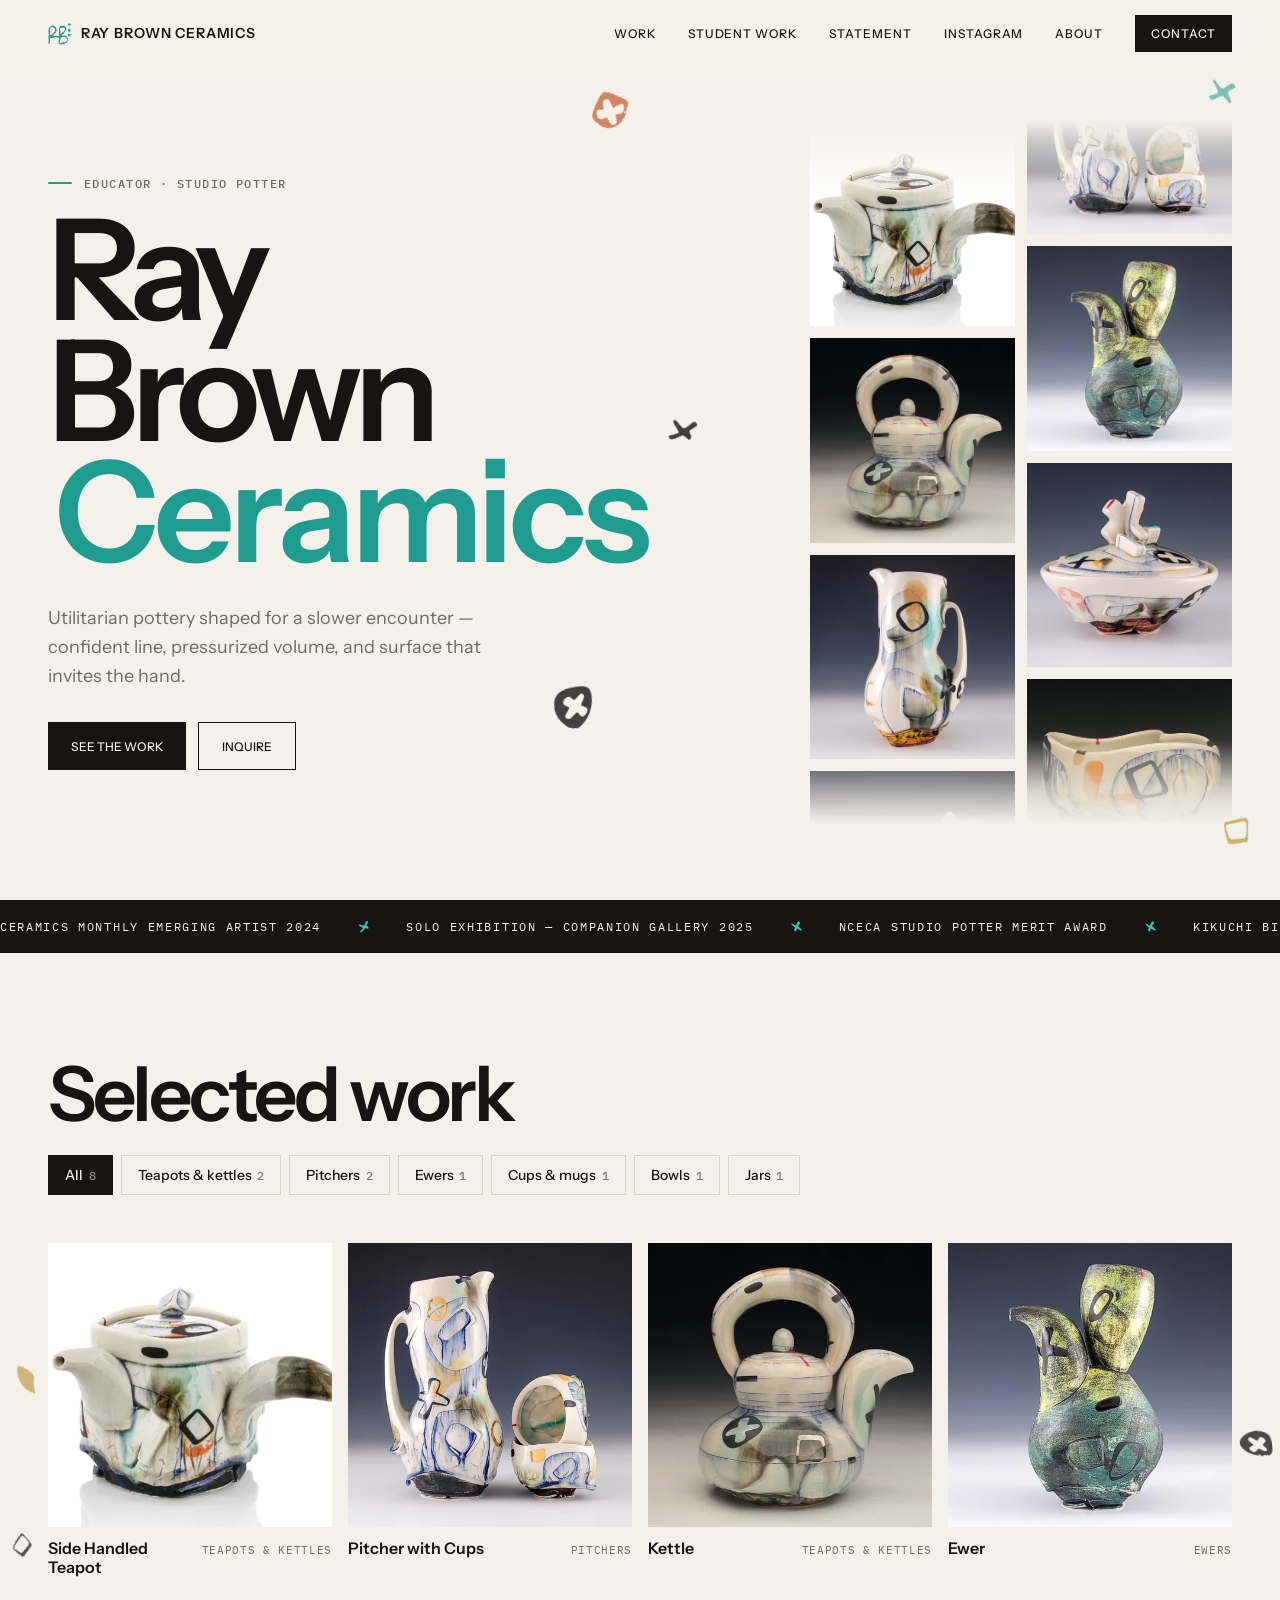
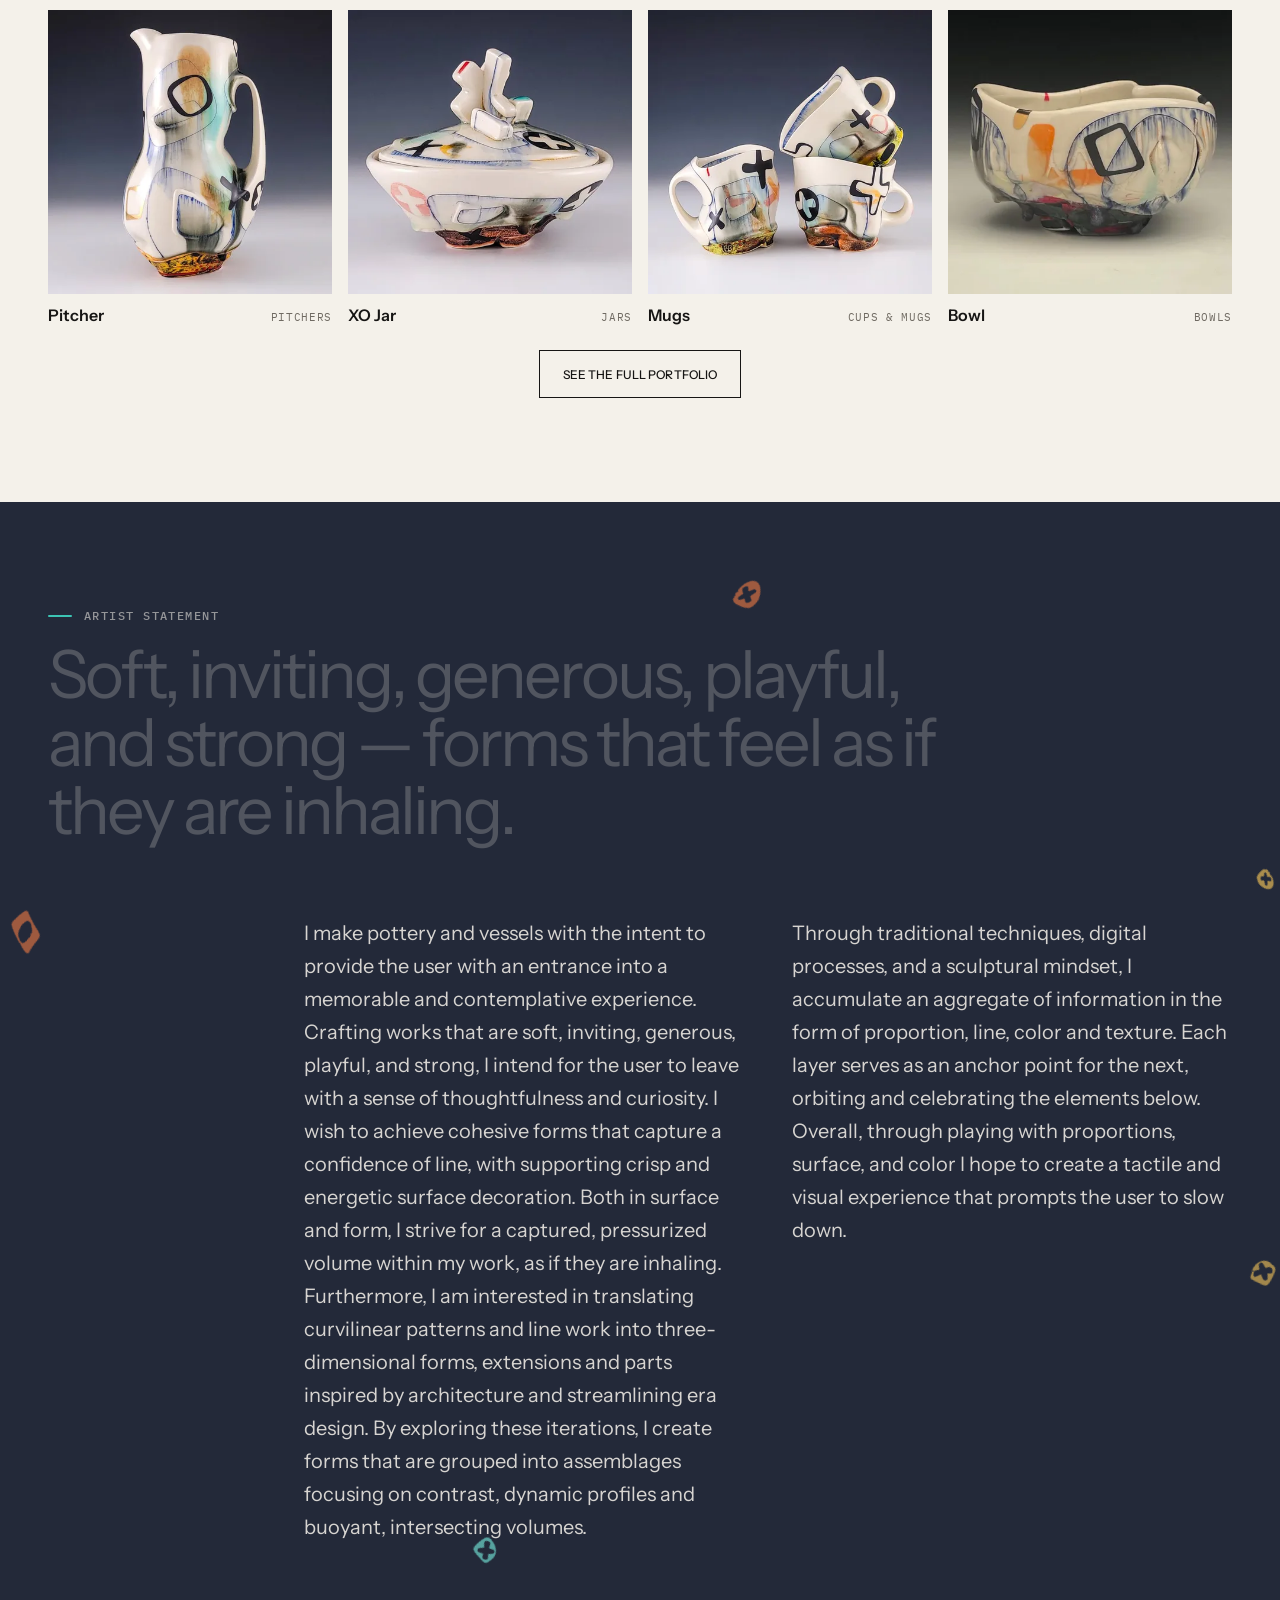
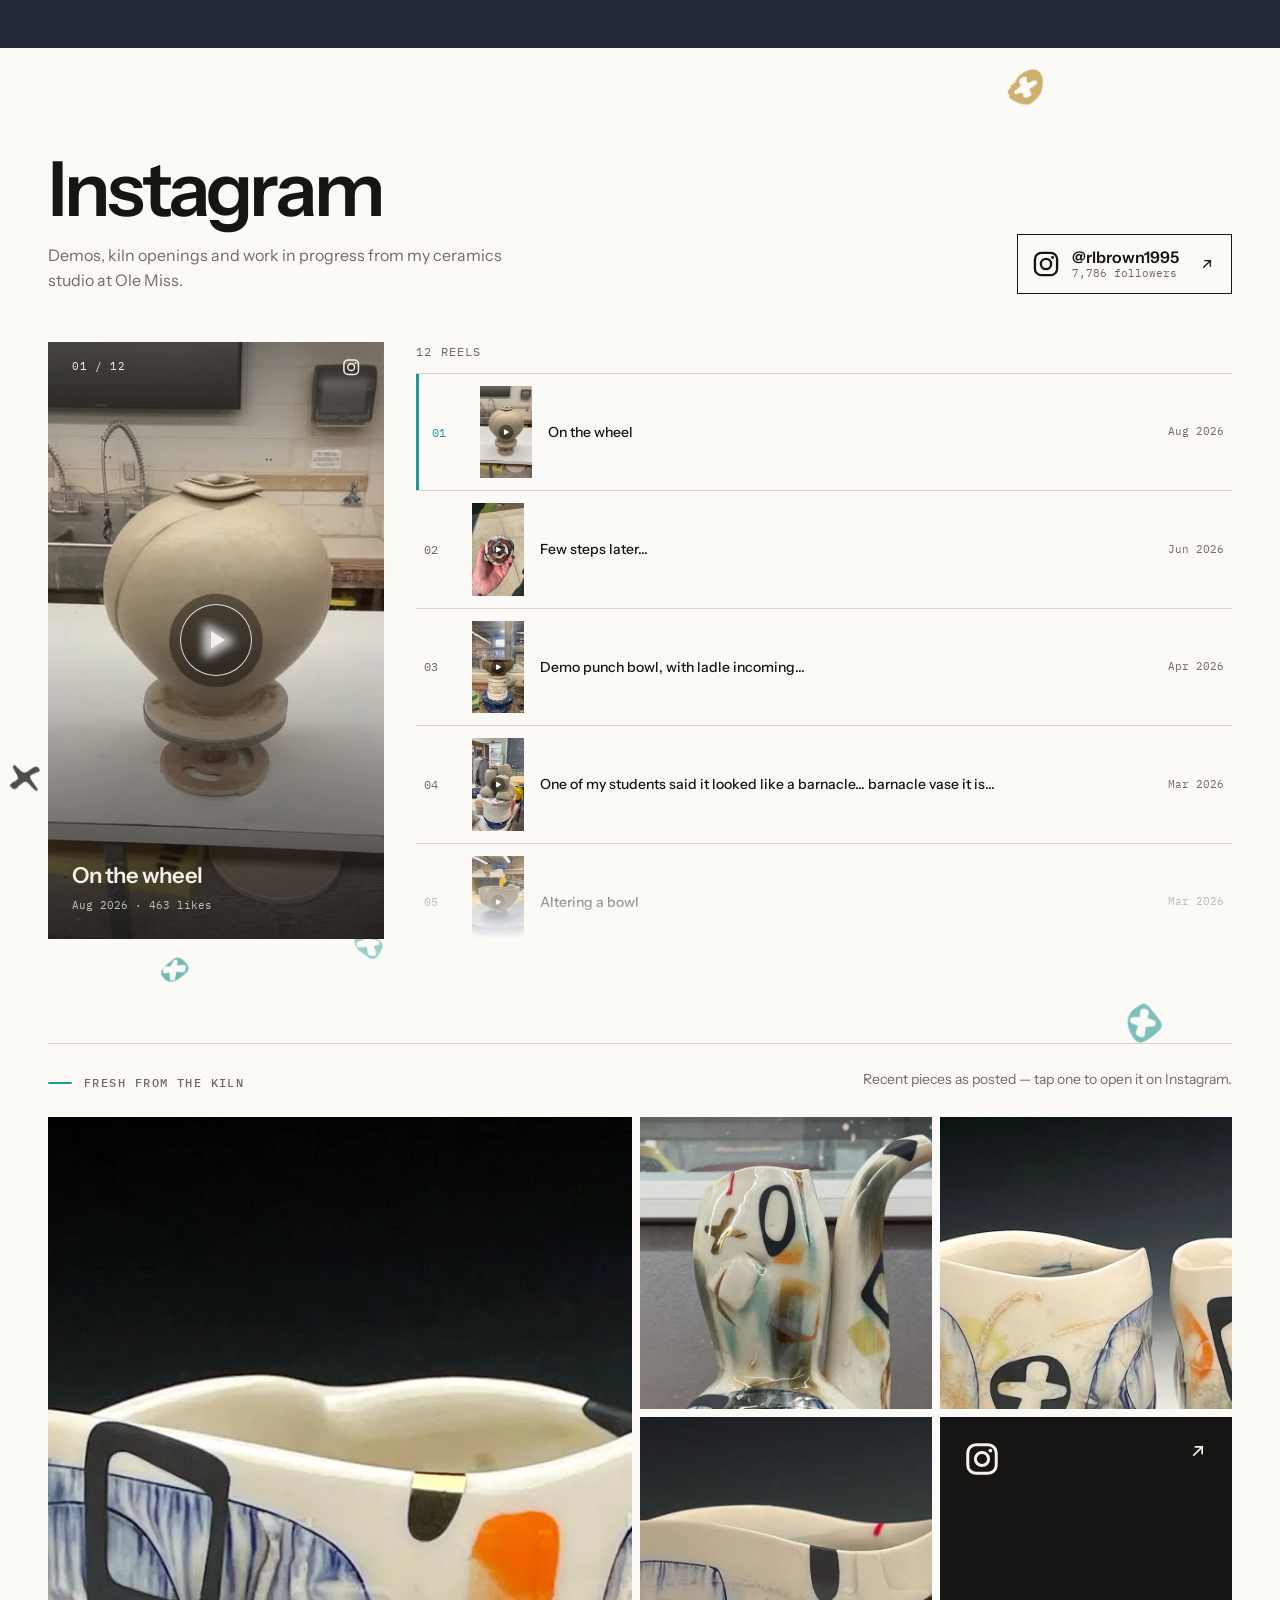
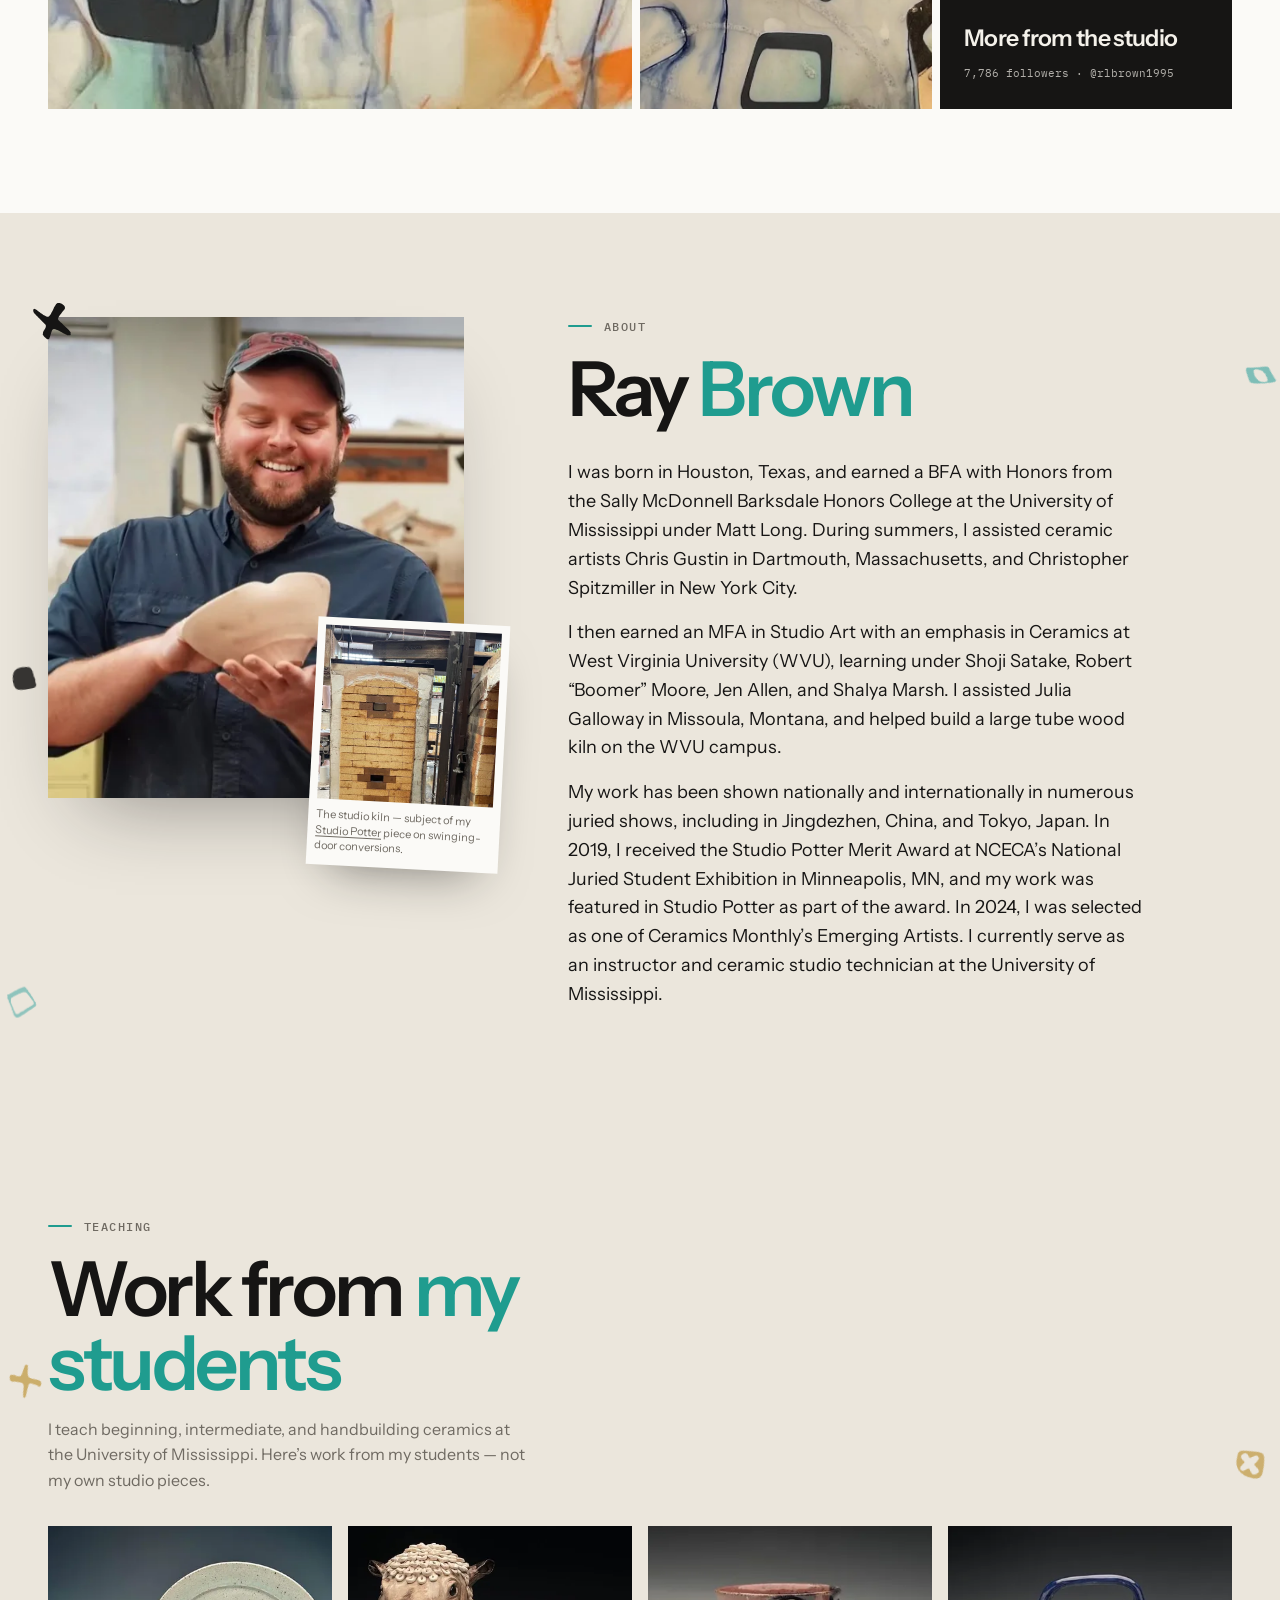
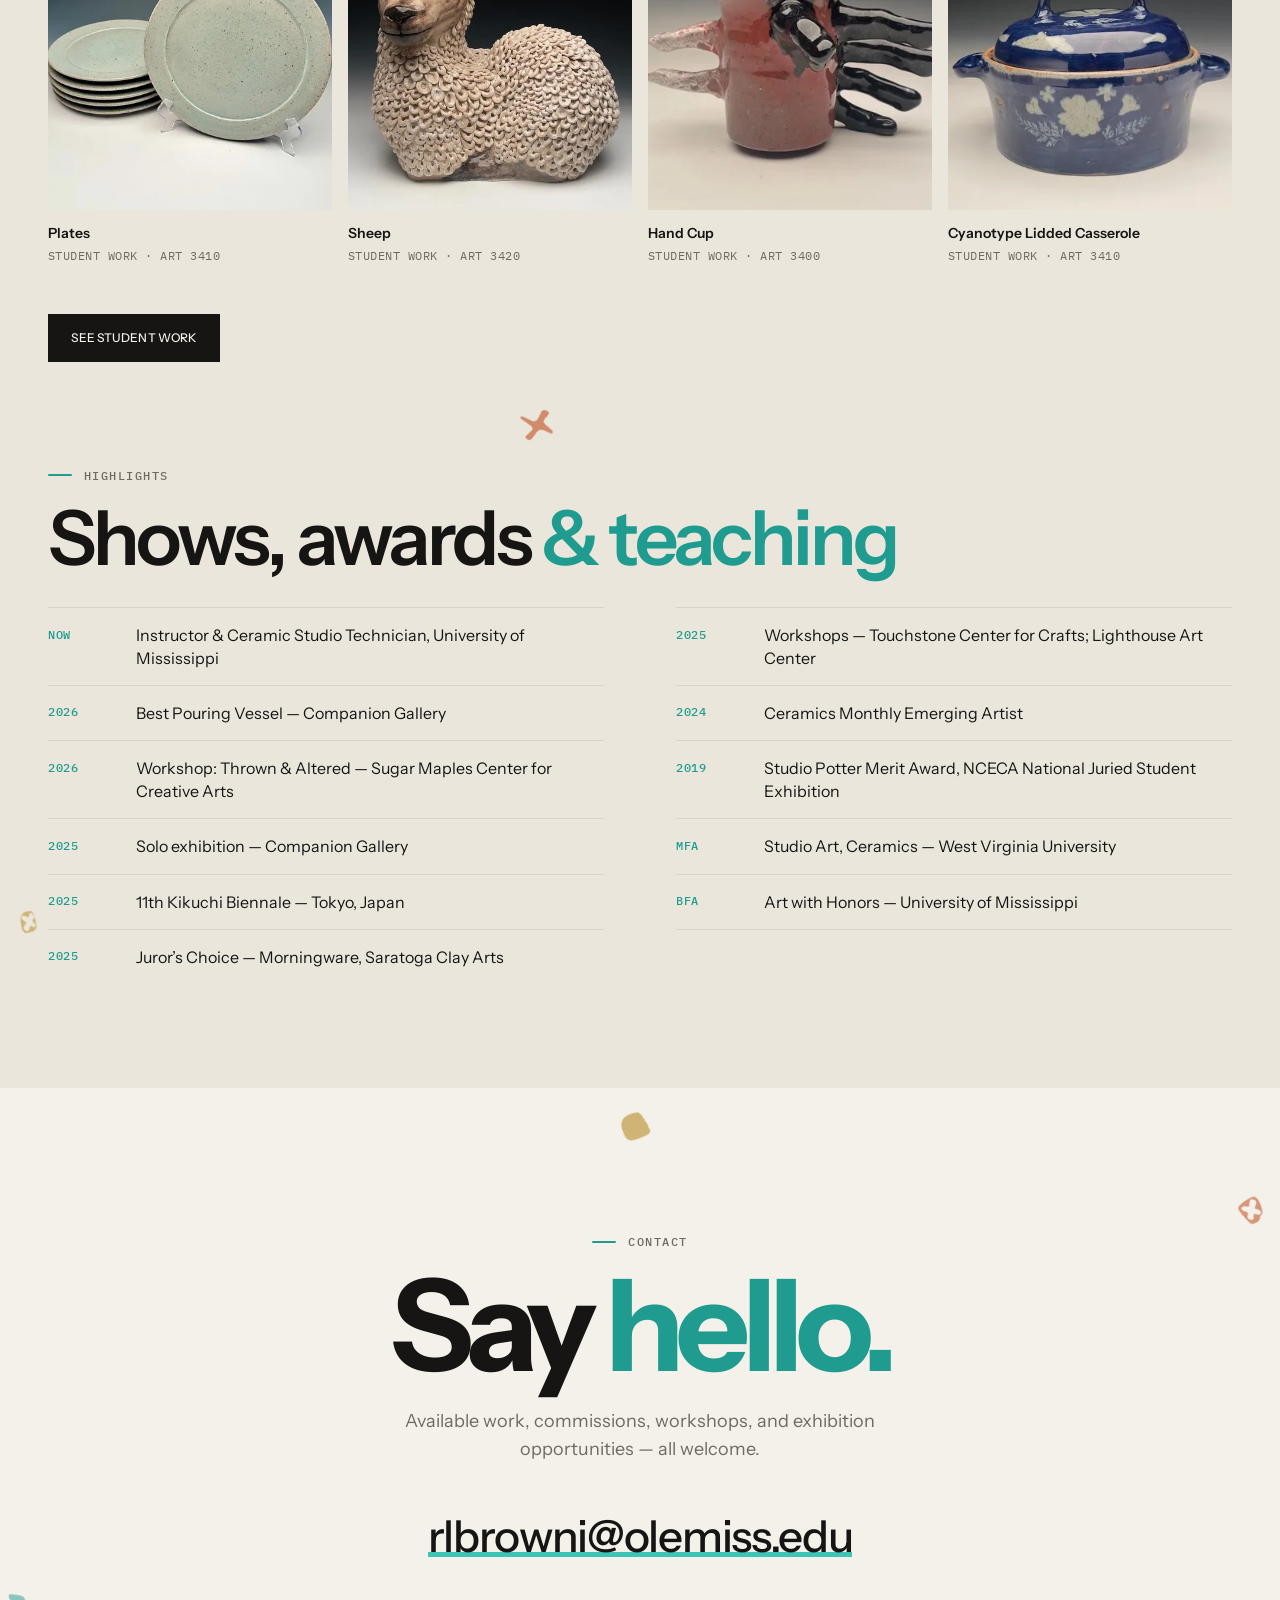
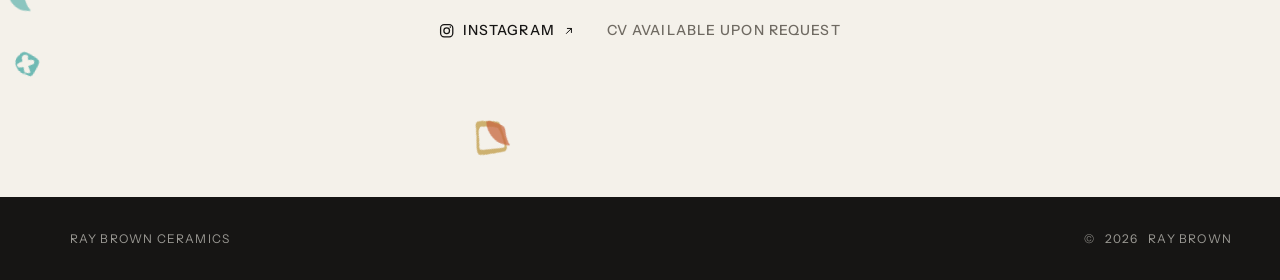
<file: index.html>
<!DOCTYPE html>
<html lang="en">
  <head>
    <meta charset="utf-8" />
    <meta name="viewport" content="width=device-width, initial-scale=1" />
    <title>Ray Brown Ceramics</title>
    <meta
      name="description"
      content="Utilitarian pottery from my studio — soft, inviting forms with confident line and energetic surface."
    />
    <link rel="canonical" href="https://www.raybrownceramics.com/" />
    <link rel="icon" href="favicon.ico" sizes="48x48" />
    <link rel="icon" href="assets/icons/favicon.svg" type="image/svg+xml" />
    <link rel="apple-touch-icon" href="assets/icons/apple-touch-icon.png" />
    <link rel="manifest" href="site.webmanifest" />
    <meta name="theme-color" content="#f4f1ea" />

    <!-- Link previews (iMessage, Slack, Facebook, LinkedIn, X) need absolute URLs. -->
    <meta property="og:type" content="website" />
    <meta property="og:site_name" content="Ray Brown Ceramics" />
    <meta property="og:title" content="Ray Brown Ceramics" />
    <meta
      property="og:description"
      content="Utilitarian pottery from my studio — confident line, pressurized volume, surface that invites the hand."
    />
    <meta property="og:url" content="https://www.raybrownceramics.com/" />
    <meta property="og:image" content="https://www.raybrownceramics.com/assets/social/og-image.jpg" />
    <meta property="og:image:width" content="1200" />
    <meta property="og:image:height" content="630" />
    <meta property="og:image:alt" content="In my studio beside three of my pots: a mug, a lidded jar and a bud vase" />
    <meta name="twitter:card" content="summary_large_image" />
    <meta name="twitter:image" content="https://www.raybrownceramics.com/assets/social/og-image.jpg" />
    <link rel="preconnect" href="https://fonts.googleapis.com" />
    <link rel="preconnect" href="https://fonts.gstatic.com" crossorigin />
    <link
      href="https://fonts.googleapis.com/css2?family=Instrument+Sans:wght@400;500;600;700&family=IBM+Plex+Mono:wght@400;500&display=swap"
      rel="stylesheet"
    />
    <script>
      // Hold the hero entrance until Instrument Sans is ready (max 1.2s), so the title
      // animates in once in its real font instead of swapping fonts mid-animation.
      (function () {
        var root = document.documentElement;
        root.classList.add("fonts-pending");
        var done = function () { root.classList.remove("fonts-pending"); };
        if (document.fonts && document.fonts.ready) document.fonts.ready.then(done);
        setTimeout(done, 1200);
      })();
    </script>
    <link rel="stylesheet" href="css/tokens.css?v=202610231522" />
    <link rel="stylesheet" href="css/base.css?v=202610231522" />
    <link rel="stylesheet" href="css/layout.css?v=202610231522" />
    <link rel="stylesheet" href="css/hero.css?v=202610231522" />
    <link rel="stylesheet" href="css/work.css?v=202610231522" />
    <link rel="stylesheet" href="css/sections.css?v=202610231522" />
    <link rel="stylesheet" href="css/studio.css?v=202610231522" />
    <link rel="stylesheet" href="css/teaching.css?v=202610231522" />
    <link rel="stylesheet" href="css/motion.css?v=202610231522" />
    <link rel="stylesheet" href="css/mobile.css?v=202610231522" />
  </head>
  <body>

    <svg width="0" height="0" class="sr-only" aria-hidden="true">
      <symbol id="icon-arrow-ne" viewBox="0 0 24 24">
        <path d="M7 17 17 7M9 7h8v8" fill="none" stroke="currentColor" stroke-width="2" stroke-linecap="square" />
      </symbol>
      <symbol id="icon-arrow-left" viewBox="0 0 24 24">
        <path d="M19 12H5m6-6-6 6 6 6" fill="none" stroke="currentColor" stroke-width="2" stroke-linecap="square" />
      </symbol>
      <symbol id="icon-arrow-right" viewBox="0 0 24 24">
        <path d="M5 12h14m-6-6 6 6-6 6" fill="none" stroke="currentColor" stroke-width="2" stroke-linecap="square" />
      </symbol>
      <symbol id="icon-close" viewBox="0 0 24 24">
        <path d="m6 6 12 12M18 6 6 18" fill="none" stroke="currentColor" stroke-width="2" stroke-linecap="square" />
      </symbol>
      <symbol id="ig-glyph" viewBox="0 0 24 24">
        <rect x="2.5" y="2.5" width="19" height="19" rx="5.5" fill="none" stroke="currentColor" stroke-width="2" />
        <circle cx="12" cy="12" r="4.4" fill="none" stroke="currentColor" stroke-width="2" />
        <circle cx="17.6" cy="6.4" r="1.25" fill="currentColor" />
      </symbol>
    </svg>

    <header class="site-header">
      <a class="brand" href="#top">
        <svg class="mark brand-stamp" aria-hidden="true"><use href="assets/marks/marks.svg#rb-stamp" /></svg>
        Ray Brown Ceramics
      </a>
      <button
        class="nav-toggle"
        type="button"
        aria-expanded="false"
        aria-controls="site-nav"
        aria-label="Open menu"
      >
        <span class="nav-toggle-bars" aria-hidden="true"></span>
      </button>
      <nav class="site-nav" id="site-nav" aria-label="Primary">
        <a href="#work">Work</a>
        <a href="#teaching">Student Work</a>
        <a href="#statement">Statement</a>
        <a href="#studio">Instagram</a>
        <a href="#about">About</a>
        <a class="nav-cta" href="#contact">Contact</a>
      </nav>
    </header>

    <main id="top">
      <section class="hero has-field" aria-label="Introduction">
        <div class="hero-marks" aria-hidden="true">
          <svg class="mark" style="color: var(--glaze-orange); --x: 46%; --y: 10%; --r: 14deg; --s: 2.6rem; --d: 0.5"><use href="assets/marks/marks.svg#rb-badge-3" /></svg>
          <svg class="mark" style="color: var(--color-ink); --x: 43%; --y: 76%; --r: -10deg; --s: 3rem; --d: 0.35"><use href="assets/marks/marks.svg#rb-badge-1" /></svg>
          <svg class="mark" style="color: var(--glaze-teal); --x: 94%; --y: 8%; --r: -18deg; --s: 2.4rem; --d: 0.6"><use href="assets/marks/marks.svg#rb-cross-3" /></svg>
          <svg class="mark" style="color: var(--glaze-gold); --x: 95%; --y: 90%; --r: 22deg; --s: 2.6rem; --d: 0.3"><use href="assets/marks/marks.svg#rb-open-square-2" /></svg>
          <svg class="mark" style="color: var(--color-ink); --x: 52%; --y: 46%; --r: 30deg; --s: 2rem; --d: 0.45"><use href="assets/marks/marks.svg#rb-cross-1" /></svg>
        </div>

        <div class="hero-inner">
          <div class="hero-copy">
            <p class="kicker hero-kicker">Educator &middot; Studio potter</p>
            <h1 class="hero-title">
              <span class="hero-title-line"><span>Ray Brown</span></span>
              <span class="hero-title-line"><em>Ceramics</em></span>
            </h1>
            <p class="hero-lede">
              Utilitarian pottery shaped for a slower encounter — confident line,
              pressurized volume, and surface that invites the hand.
            </p>
            <div class="hero-actions">
              <a class="btn btn-solid" href="#work">See the work</a>
              <a class="btn btn-line" href="#contact">Inquire</a>
            </div>
          </div>

          <div class="hero-wall" aria-label="Selected pieces" data-hero-wall>
            <div class="hero-col"><div class="hero-col-track"></div></div>
            <div class="hero-col hero-col--reverse"><div class="hero-col-track"></div></div>
          </div>
        </div>
      </section>

      <div class="ticker" aria-hidden="true">
        <div class="ticker-track">
          <span>Ceramics Monthly Emerging Artist 2024</span>
          <svg class="mark"><use href="assets/marks/marks.svg#rb-cross-1" /></svg>
          <span>Solo exhibition — Companion Gallery 2025</span>
          <svg class="mark"><use href="assets/marks/marks.svg#rb-cross-2" /></svg>
          <span>NCECA Studio Potter Merit Award</span>
          <svg class="mark"><use href="assets/marks/marks.svg#rb-cross-2" /></svg>
          <span>Kikuchi Biennale, Tokyo</span>
          <svg class="mark"><use href="assets/marks/marks.svg#rb-open-square-1" /></svg>
          <span>University of Mississippi</span>
          <svg class="mark"><use href="assets/marks/marks.svg#rb-cross-1" /></svg>
        </div>
      </div>

      <section class="section work" id="work" data-marks="8">
        <div class="section-inner">
          <div class="section-head">
            <div>
              <h2 class="section-title reveal">Selected work</h2>
            </div>
            <div class="filters reveal" role="group" aria-label="Filter work by form" data-filters></div>
          </div>
          <ul class="work-grid" data-work-grid></ul>
          <div class="work-progress" aria-hidden="true">
            <span class="work-progress-count" data-work-count>01 / 08</span>
            <span class="work-progress-bar"><span data-work-bar></span></span>
          </div>
          <p class="work-portfolio-cta reveal">
            <a class="btn btn-line" href="personal-work.html">See the full portfolio</a>
          </p>
        </div>
      </section>

      <section class="section statement" id="statement" data-marks="7" data-marks-tone="dark">
        <div class="section-inner">
          <p class="kicker reveal">Artist statement</p>
          <blockquote class="statement-quote reveal">
            <p>
              Soft, inviting, generous, playful, and strong — forms that feel as if they
              are <em>inhaling.</em>
            </p>
          </blockquote>
          <div class="statement-body reveal">
            <p>
              I make pottery and vessels with the intent to provide the user
              with an entrance into a memorable and contemplative experience.
              Crafting works that are soft, inviting, generous, playful, and
              strong, I intend for the user to leave with a sense of
              thoughtfulness and curiosity. I wish to achieve cohesive forms
              that capture a confidence of line, with supporting crisp and
              energetic surface decoration. Both in surface and form, I strive
              for a captured, pressurized volume within my work, as if they are
              inhaling. Furthermore, I am interested in translating curvilinear
              patterns and line work into three-dimensional forms, extensions
              and parts inspired by architecture and streamlining era design. By
              exploring these iterations, I create forms that are grouped into
              assemblages focusing on contrast, dynamic profiles and buoyant,
              intersecting volumes.
            </p>
            <p>
              Through traditional techniques, digital processes, and a
              sculptural mindset, I accumulate an aggregate of information in
              the form of proportion, line, color and texture. Each layer serves
              as an anchor point for the next, orbiting and celebrating the
              elements below. Overall, through playing with proportions,
              surface, and color I hope to create a tactile and visual
              experience that prompts the user to slow down.
            </p>
          </div>
        </div>
      </section>

      <section class="section studio" id="studio" data-marks="6">
        <div class="section-inner">
          <div class="section-head">
            <div>
              <h2 class="section-title reveal">Instagram</h2>
              <p class="section-lede reveal">
                Demos, kiln openings and work in progress from my ceramics studio at
                Ole Miss.
              </p>
            </div>
            <a
              class="ig-follow reveal"
              href="https://www.instagram.com/rlbrown1995/"
              target="_blank"
              rel="noopener noreferrer"
            >
              <svg class="ig-glyph" aria-hidden="true"><use href="#ig-glyph" /></svg>
              <span class="ig-follow-text">
                <strong>@rlbrown1995</strong>
                <span data-ig-followers>Follow on Instagram</span>
              </span>
              <span class="ig-follow-arrow"><svg class="icon" aria-hidden="true"><use href="#icon-arrow-ne" /></svg></span>
            </a>
          </div>

          <div class="reels reveal" data-reels>
            <button class="reel-feature" type="button" data-reel-feature></button>
            <div class="reel-list-wrap">
              <p class="reel-list-label"><span data-reel-count></span> reels</p>
              <ol class="reel-list" data-reel-list></ol>
            </div>
          </div>
        </div>
      </section>

      <section class="section kiln-page" id="kiln" aria-label="Fresh from the kiln" data-marks="3">
        <div class="section-inner">
          <div class="kiln">
            <div class="kiln-head">
              <p class="kicker reveal">Fresh from the kiln</p>
              <p class="kiln-note reveal">Recent pieces as posted — tap one to open it on Instagram.</p>
            </div>
            <div class="kiln-mosaic reveal" data-kiln></div>
          </div>
        </div>
      </section>

      <section class="section about" id="about" data-marks="5">
        <div class="section-inner about-grid">
          <div class="about-media reveal">
            <figure class="about-portrait">
              <img
                src="assets/img/ray-portrait-800.webp"
                srcset="assets/img/ray-portrait-480.webp 480w, assets/img/ray-portrait-800.webp 800w, assets/img/ray-portrait-941.webp 941w"
                sizes="(min-width: 960px) 26rem, 90vw"
                width="941"
                height="1088"
                alt="Me smiling in the studio, holding a freshly thrown bowl"
                loading="lazy"
              />
            </figure>
            <figure class="about-inset">
              <img
                src="assets/img/studio-kiln-480.webp"
                srcset="assets/img/studio-kiln-480.webp 480w, assets/img/studio-kiln-800.webp 800w"
                sizes="12rem"
                width="850"
                height="842"
                alt="Hard-brick kiln in the university studio"
                loading="lazy"
              />
              <figcaption>The studio kiln — subject of my <a href="https://studiopotter.org/node/1950" target="_blank" rel="noopener noreferrer">Studio Potter</a> piece on swinging-door conversions.</figcaption>
            </figure>
            <svg class="mark mark--ink about-mark" aria-hidden="true"><use href="assets/marks/marks.svg#rb-cross-2" /></svg>
          </div>
          <div class="about-body">
            <p class="kicker reveal">About</p>
            <h2 class="section-title reveal">Ray <em>Brown</em></h2>
            <div class="about-bio reveal">
              <p>
                I was born in Houston, Texas, and earned a BFA with Honors from the Sally
                McDonnell Barksdale Honors College at the University of Mississippi under
                Matt Long. During summers, I assisted ceramic artists Chris Gustin in
                Dartmouth, Massachusetts, and Christopher Spitzmiller in New York City.
              </p>
              <p>
                I then earned an MFA in Studio Art with an emphasis in Ceramics at West
                Virginia University (WVU), learning under Shoji Satake, Robert &ldquo;Boomer&rdquo;
                Moore, Jen Allen, and Shalya Marsh. I assisted Julia Galloway in Missoula,
                Montana, and helped build a large tube wood kiln on the WVU campus.
              </p>
              <p>
                My work has been shown nationally and internationally in numerous juried
                shows, including in Jingdezhen, China, and Tokyo, Japan. In 2019, I received
                the Studio Potter Merit Award at NCECA&rsquo;s National Juried Student
                Exhibition in Minneapolis, MN, and my work was featured in Studio Potter as
                part of the award. In 2024, I was selected as one of Ceramics Monthly&rsquo;s
                Emerging Artists. I currently serve as an instructor and ceramic studio
                technician at the University of Mississippi.
              </p>
            </div>
          </div>
        </div>
      </section>

      <section class="section teaching-preview" id="teaching" aria-label="Teaching — student work from my classes" data-marks="4">
        <div class="section-inner">
          <div class="teaching-preview-head reveal">
            <p class="kicker">Teaching</p>
            <h2 class="section-title">Work from <em>my students</em></h2>
            <p class="section-lede">
              I teach beginning, intermediate, and handbuilding ceramics at the University
              of Mississippi. Here’s work from my students — not my own studio pieces.
            </p>
          </div>
          <ul class="teaching-strip" data-teaching-strip></ul>
          <p class="teaching-preview-cta reveal">
            <a class="btn btn-solid" href="student-work.html">See student work</a>
          </p>
        </div>
      </section>

      <section class="section highlights" id="highlights" aria-label="Highlights" data-marks="4">
        <div class="section-inner">
          <p class="kicker reveal">Highlights</p>
          <h2 class="section-title reveal">Shows, awards <em>&amp; teaching</em></h2>
          <ol class="cv reveal" aria-label="Selected highlights">
            <li><span class="cv-year">Now</span><span>Instructor &amp; Ceramic Studio Technician, University of Mississippi</span></li>
            <li><span class="cv-year">2026</span><span>Best Pouring Vessel — Companion Gallery</span></li>
            <li><span class="cv-year">2026</span><span>Workshop: Thrown &amp; Altered — Sugar Maples Center for Creative Arts</span></li>
            <li><span class="cv-year">2025</span><span>Solo exhibition — Companion Gallery</span></li>
            <li><span class="cv-year">2025</span><span>11th Kikuchi Biennale — Tokyo, Japan</span></li>
            <li><span class="cv-year">2025</span><span>Juror&rsquo;s Choice — Morningware, Saratoga Clay Arts</span></li>
            <li><span class="cv-year">2025</span><span>Workshops — Touchstone Center for Crafts; Lighthouse Art Center</span></li>
            <li><span class="cv-year">2024</span><span>Ceramics Monthly Emerging Artist</span></li>
            <li><span class="cv-year">2019</span><span>Studio Potter Merit Award, NCECA National Juried Student Exhibition</span></li>
            <li><span class="cv-year">MFA</span><span>Studio Art, Ceramics — West Virginia University</span></li>
            <li><span class="cv-year">BFA</span><span>Art with Honors — University of Mississippi</span></li>
          </ol>
        </div>
      </section>

      <section class="section contact" id="contact" data-marks="8">
        <div class="section-inner">
          <p class="kicker reveal">Contact</p>
          <h2 class="contact-title reveal">Say <em>hello.</em></h2>
          <p class="contact-copy reveal">
            Available work, commissions, workshops, and exhibition opportunities —
            all welcome.
          </p>
          <a class="contact-email reveal" href="mailto:rlbrowni@olemiss.edu">rlbrowni@olemiss.edu</a>
          <div class="contact-links reveal">
            <a href="https://www.instagram.com/rlbrown1995/" target="_blank" rel="noopener noreferrer"><svg class="ig-glyph" aria-hidden="true"><use href="#ig-glyph" /></svg>Instagram<svg class="icon" aria-hidden="true"><use href="#icon-arrow-ne" /></svg></a>
            <span class="contact-note">CV available upon request</span>
          </div>
        </div>
      </section>
    </main>
    <footer class="site-footer">
      <p>
        <svg class="mark mark--teal" aria-hidden="true"><use href="assets/marks/marks.svg#rb-cross-1" /></svg>
        Ray Brown Ceramics
      </p>
      <p>&copy; <span id="year"></span> Ray Brown</p>
    </footer>

    <dialog class="lightbox" data-lightbox aria-label="Piece detail">
      <div class="lightbox-frame">
        <div class="lightbox-media" data-lightbox-media>
          <img data-lightbox-img alt="" />
          <button class="lightbox-btn lightbox-prev" type="button" data-lightbox-prev aria-label="Previous piece"><svg class="icon" aria-hidden="true"><use href="#icon-arrow-left" /></svg></button>
          <button class="lightbox-btn lightbox-next" type="button" data-lightbox-next aria-label="Next piece"><svg class="icon" aria-hidden="true"><use href="#icon-arrow-right" /></svg></button>
        </div>
        <div class="lightbox-info">
          <p class="kicker" data-lightbox-count></p>
          <h3 class="lightbox-title" data-lightbox-title></h3>
          <p class="lightbox-note" data-lightbox-note></p>
          <a class="btn btn-line" data-lightbox-inquire href="#">Inquire about this piece</a>
        </div>
        <button class="lightbox-btn lightbox-close" type="button" data-lightbox-close aria-label="Close"><svg class="icon" aria-hidden="true"><use href="#icon-close" /></svg></button>
      </div>
    </dialog>

    <dialog class="lightbox reel-dialog" data-reel-dialog aria-label="Instagram reel">
      <div class="reel-dialog-body" data-reel-body></div>
      <button class="lightbox-btn lightbox-close" type="button" data-reel-close aria-label="Close"><svg class="icon" aria-hidden="true"><use href="#icon-close" /></svg></button>
    </dialog>

    <script>
      document.getElementById("year").textContent = String(new Date().getFullYear());
    </script>
    <script type="module" src="js/main.js"></script>
  </body>
</html>
</file>
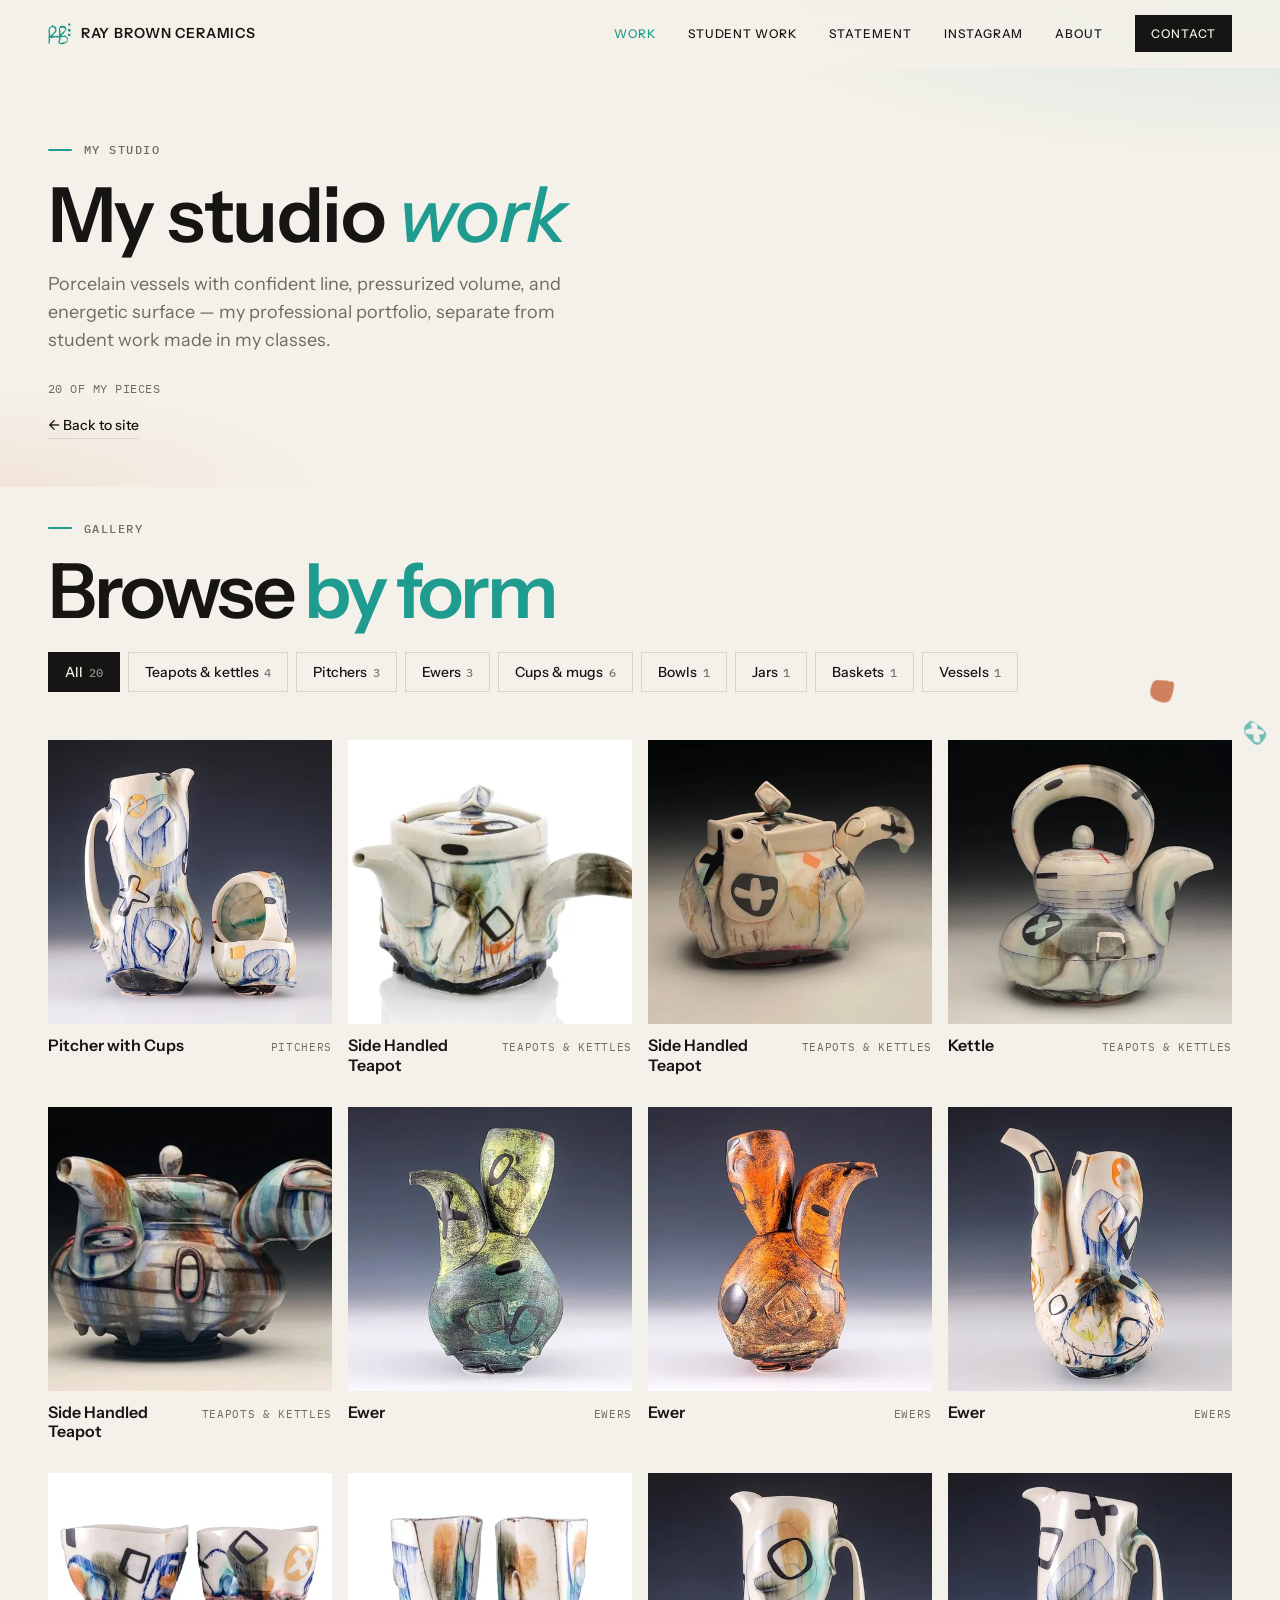
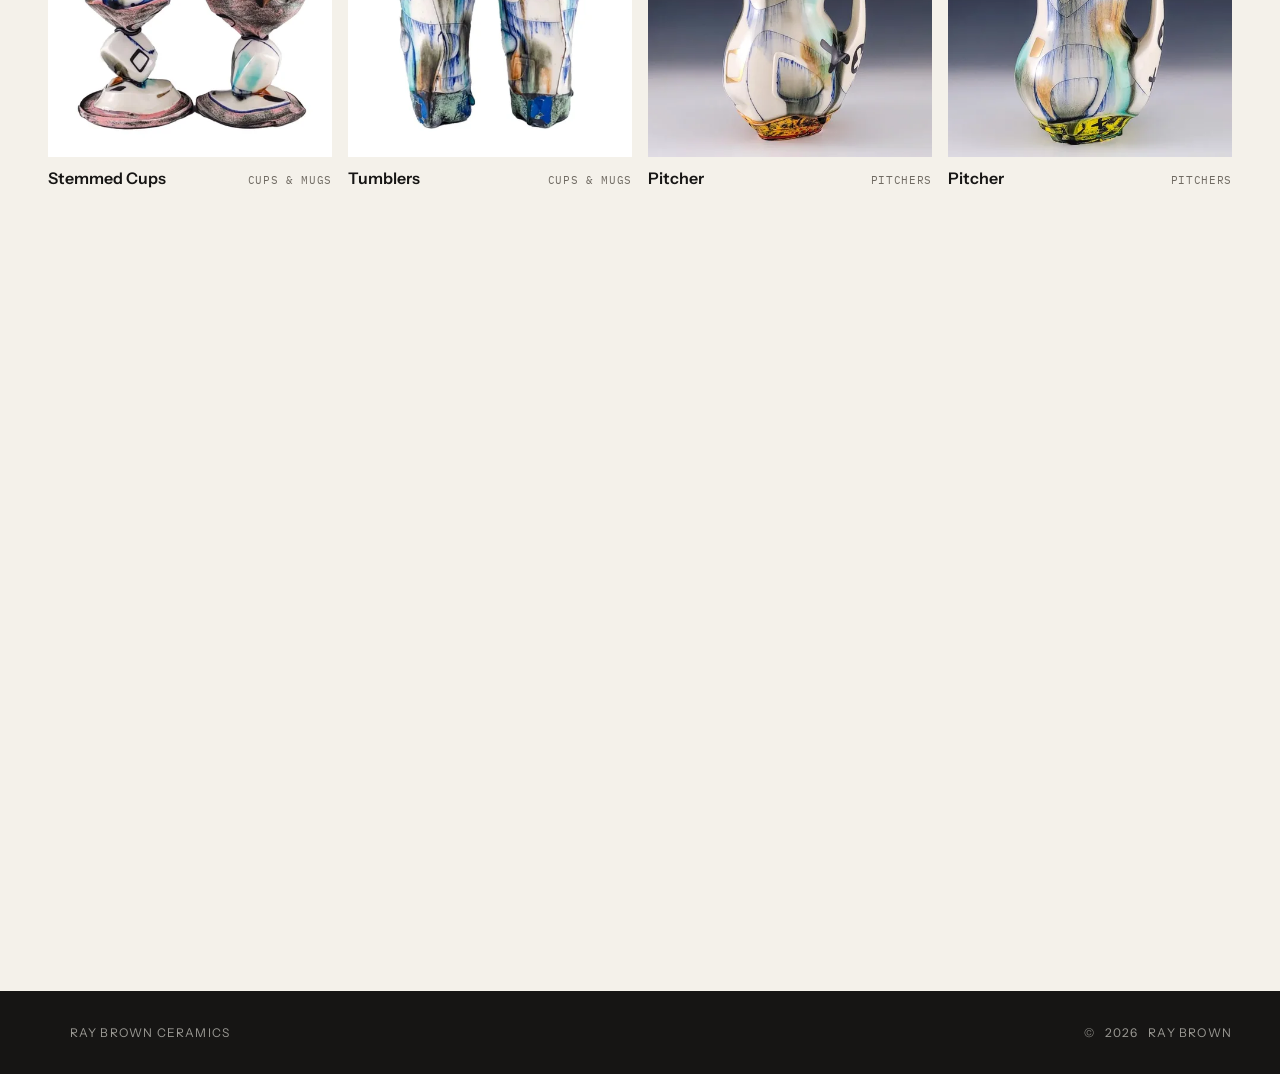
<file: personal-work.html>
<!DOCTYPE html>
<html lang="en">
  <head>
    <meta charset="utf-8" />
    <meta name="viewport" content="width=device-width, initial-scale=1" />
    <title>Personal Work — Ray Brown Ceramics</title>
    <meta name="description" content="My studio pottery — porcelain teapots, pitchers, ewers, cups, and vessels. Not student work." />
    <link rel="canonical" href="https://www.raybrownceramics.com/personal-work.html" />
    <link rel="icon" href="favicon.ico" sizes="48x48" />
    <link rel="icon" href="assets/icons/favicon.svg" type="image/svg+xml" />
    <link rel="apple-touch-icon" href="assets/icons/apple-touch-icon.png" />
    <link rel="manifest" href="site.webmanifest" />
    <meta name="theme-color" content="#f4f1ea" />
    <meta property="og:type" content="website" />
    <meta property="og:site_name" content="Ray Brown Ceramics" />
    <meta property="og:title" content="Personal Work — Ray Brown Ceramics" />
    <meta property="og:description" content="My studio pottery — porcelain teapots, pitchers, ewers, cups, and vessels. Not student work." />
    <meta property="og:url" content="https://www.raybrownceramics.com/personal-work.html" />
    <meta property="og:image" content="https://www.raybrownceramics.com/assets/social/og-image.jpg" />
    <meta name="twitter:card" content="summary_large_image" />
    <meta name="twitter:image" content="https://www.raybrownceramics.com/assets/social/og-image.jpg" />
    <link rel="preconnect" href="https://fonts.googleapis.com" />
    <link rel="preconnect" href="https://fonts.gstatic.com" crossorigin />
    <link
      href="https://fonts.googleapis.com/css2?family=Instrument+Sans:wght@400;500;600;700&family=IBM+Plex+Mono:wght@400;500&display=swap"
      rel="stylesheet"
    />
    <link rel="stylesheet" href="css/tokens.css?v=202610231522" />
    <link rel="stylesheet" href="css/base.css?v=202610231522" />
    <link rel="stylesheet" href="css/layout.css?v=202610231522" />
    <link rel="stylesheet" href="css/work.css?v=202610231522" />
    <link rel="stylesheet" href="css/sections.css?v=202610231522" />
    <link rel="stylesheet" href="css/portfolio.css?v=202610231522" />
    <link rel="stylesheet" href="css/motion.css?v=202610231522" />
    <link rel="stylesheet" href="css/mobile.css?v=202610231522" />
  </head>
  <body data-portfolio-page="personal">
    <svg width="0" height="0" class="sr-only" aria-hidden="true">
      <symbol id="icon-arrow-ne" viewBox="0 0 24 24">
        <path d="M7 17 17 7M9 7h8v8" fill="none" stroke="currentColor" stroke-width="2" stroke-linecap="square" />
      </symbol>
      <symbol id="icon-arrow-left" viewBox="0 0 24 24">
        <path d="M19 12H5m6-6-6 6 6 6" fill="none" stroke="currentColor" stroke-width="2" stroke-linecap="square" />
      </symbol>
      <symbol id="icon-arrow-right" viewBox="0 0 24 24">
        <path d="M5 12h14m-6-6 6 6-6 6" fill="none" stroke="currentColor" stroke-width="2" stroke-linecap="square" />
      </symbol>
      <symbol id="icon-close" viewBox="0 0 24 24">
        <path d="m6 6 12 12M18 6 6 18" fill="none" stroke="currentColor" stroke-width="2" stroke-linecap="square" />
      </symbol>
      <symbol id="ig-glyph" viewBox="0 0 24 24">
        <rect x="2.5" y="2.5" width="19" height="19" rx="5.5" fill="none" stroke="currentColor" stroke-width="2" />
        <circle cx="12" cy="12" r="4.4" fill="none" stroke="currentColor" stroke-width="2" />
        <circle cx="17.6" cy="6.4" r="1.25" fill="currentColor" />
      </symbol>
    </svg>

    <header class="site-header">
      <a class="brand" href="/">
        <svg class="mark brand-stamp" aria-hidden="true"><use href="assets/marks/marks.svg#rb-stamp" /></svg>
        Ray Brown Ceramics
      </a>
      <button
        class="nav-toggle"
        type="button"
        aria-expanded="false"
        aria-controls="site-nav"
        aria-label="Open menu"
      >
        <span class="nav-toggle-bars" aria-hidden="true"></span>
      </button>
      <nav class="site-nav" id="site-nav" aria-label="Primary">
        <a href="/#work" class="is-current">Work</a>
        <a href="/#teaching">Student Work</a>
        <a href="/#statement">Statement</a>
        <a href="/#studio">Instagram</a>
        <a href="/#about">About</a>
        <a class="nav-cta" href="/#contact">Contact</a>
      </nav>
    </header>

    <main id="top">
      <section class="portfolio-hero" aria-label="My studio work">
        <div class="section-inner">
          <p class="kicker reveal">My studio</p>
          <h1 class="portfolio-hero-title reveal">My studio <em>work</em></h1>
          <p class="portfolio-hero-lede reveal">
            Porcelain vessels with confident line, pressurized volume, and energetic
            surface — my professional portfolio, separate from student work made in my
            classes.
          </p>
          <div class="portfolio-meta reveal">
            <span><span data-portfolio-count>—</span> of my pieces</span>
          </div>
          <a class="portfolio-back reveal" href="/">← Back to site</a>
        </div>
      </section>

      <section class="section work portfolio-gallery" id="gallery" data-marks="6">
        <div class="section-inner">
          <div class="section-head">
            <div>
              <p class="kicker reveal">Gallery</p>
              <h2 class="section-title reveal">Browse <em>by form</em></h2>
            </div>
            <div class="filters reveal" role="group" aria-label="Filter personal work by form" data-filters></div>
          </div>
          <ul class="work-grid" data-work-grid></ul>
          <div class="work-progress" aria-hidden="true">
            <span class="work-progress-count" data-work-count>01 / 00</span>
            <span class="work-progress-bar"><span data-work-bar></span></span>
          </div>
        </div>
      </section>
    </main>

    <footer class="site-footer">
      <p>
        <svg class="mark mark--teal" aria-hidden="true"><use href="assets/marks/marks.svg#rb-cross-1" /></svg>
        Ray Brown Ceramics
      </p>
      <p>&copy; <span id="year"></span> Ray Brown</p>
    </footer>

    <dialog class="lightbox" data-lightbox aria-label="Piece detail">
      <div class="lightbox-frame">
        <div class="lightbox-media" data-lightbox-media>
          <img data-lightbox-img alt="" />
          <button class="lightbox-btn lightbox-prev" type="button" data-lightbox-prev aria-label="Previous piece"><svg class="icon" aria-hidden="true"><use href="#icon-arrow-left" /></svg></button>
          <button class="lightbox-btn lightbox-next" type="button" data-lightbox-next aria-label="Next piece"><svg class="icon" aria-hidden="true"><use href="#icon-arrow-right" /></svg></button>
        </div>
        <div class="lightbox-info">
          <p class="kicker" data-lightbox-count></p>
          <h3 class="lightbox-title" data-lightbox-title></h3>
          <p class="lightbox-note" data-lightbox-note></p>
          <a class="btn btn-line" data-lightbox-inquire href="#">Inquire about this piece</a>
        </div>
        <button class="lightbox-btn lightbox-close" type="button" data-lightbox-close aria-label="Close"><svg class="icon" aria-hidden="true"><use href="#icon-close" /></svg></button>
      </div>
    </dialog>

    <script>
      document.getElementById("year").textContent = String(new Date().getFullYear());
    </script>
    <script type="module" src="js/portfolio-page.js"></script>
  </body>
</html>
</file>
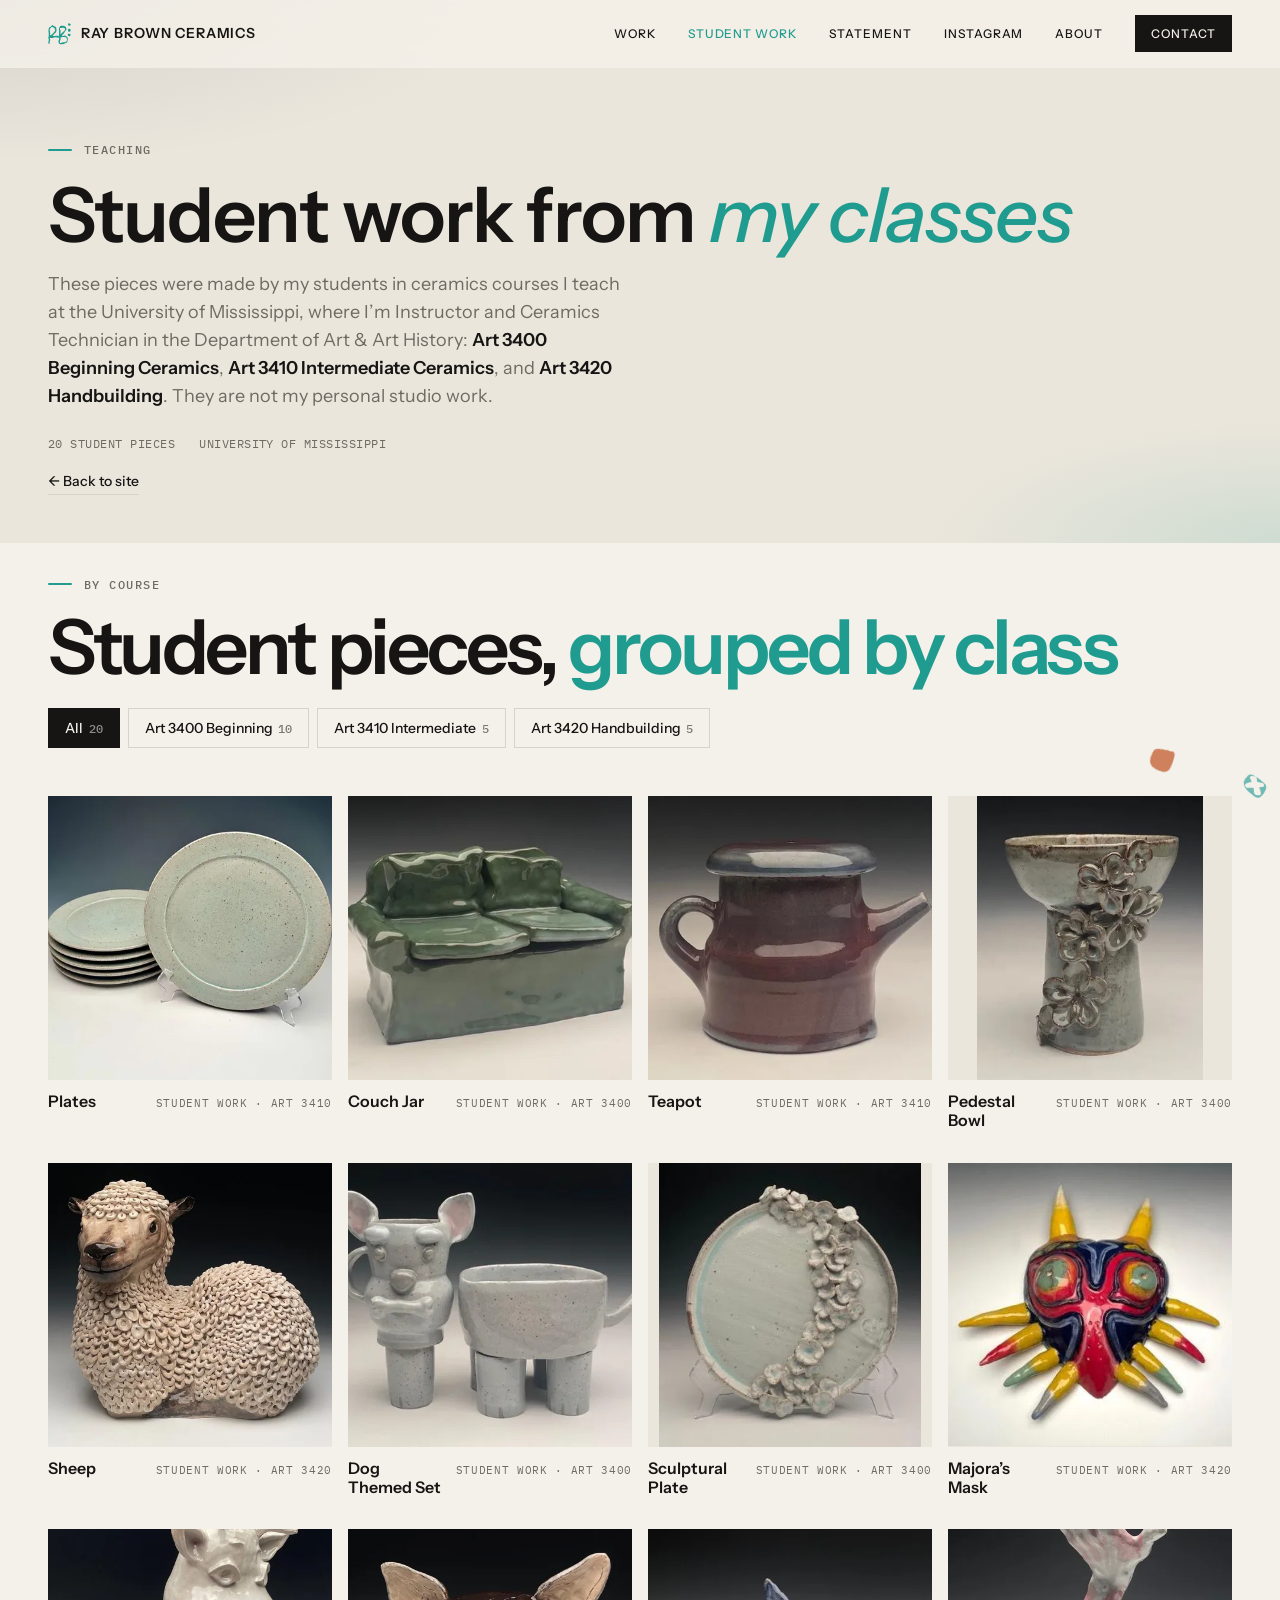
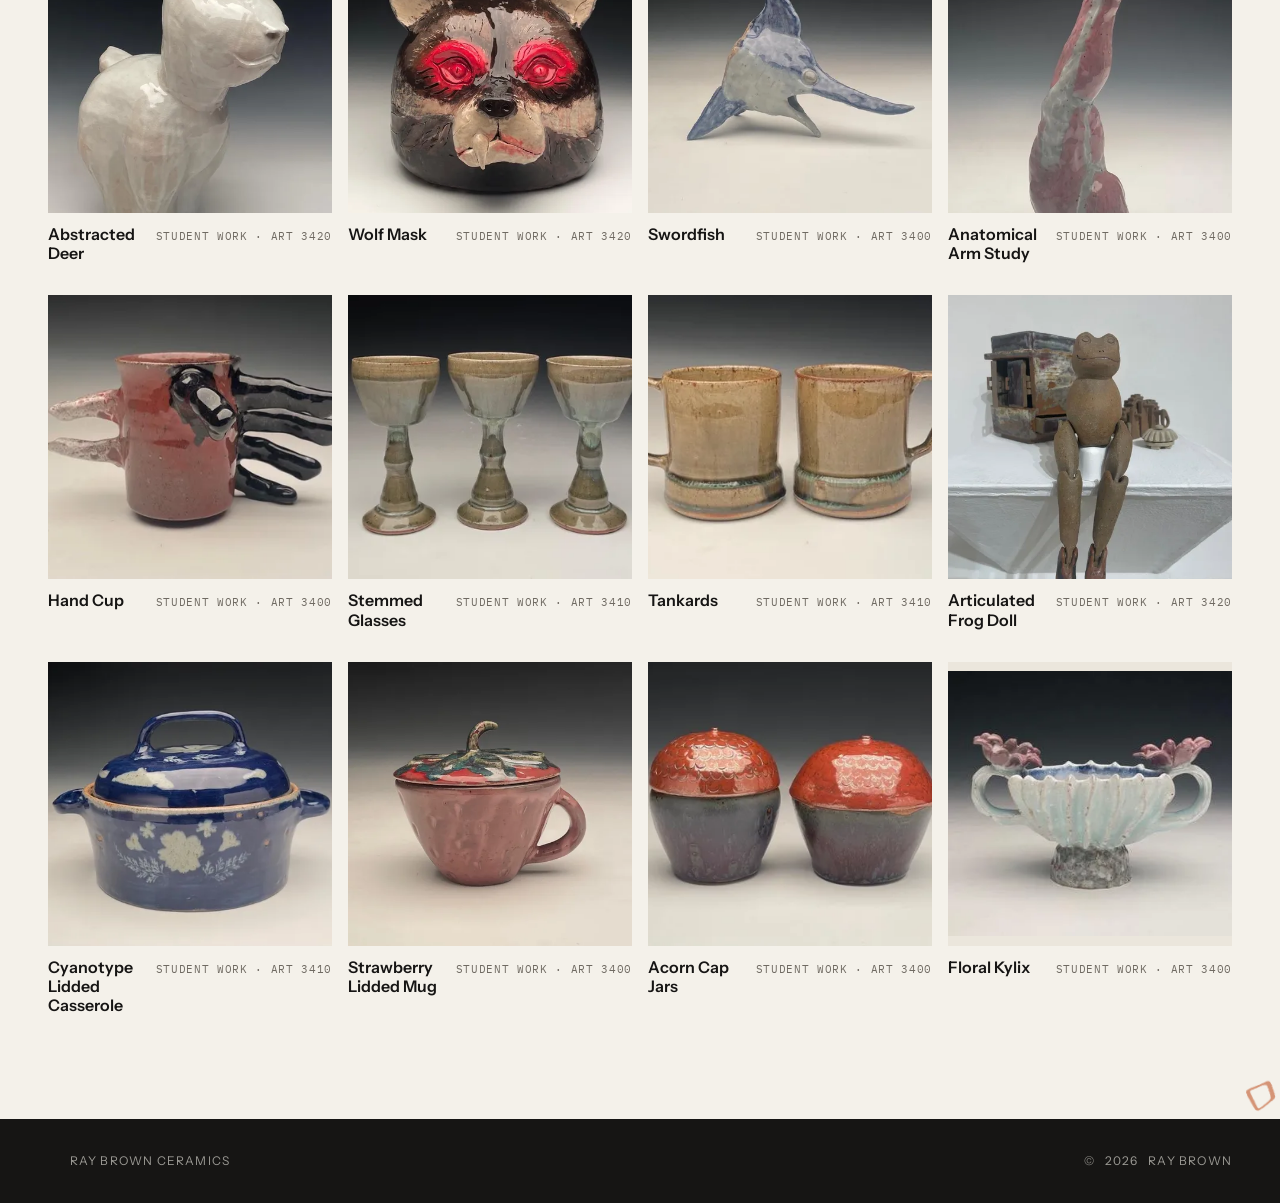
<file: student-work.html>
<!DOCTYPE html>
<html lang="en">
  <head>
    <meta charset="utf-8" />
    <meta name="viewport" content="width=device-width, initial-scale=1" />
    <title>Teaching — Ray Brown Ceramics</title>
    <meta
      name="description"
      content="Ceramics made by my students in courses I teach at the University of Mississippi (Art 3400 Beginning, Art 3410 Intermediate, Art 3420 Handbuilding). Not my personal studio work."
    />
    <link rel="canonical" href="https://www.raybrownceramics.com/student-work.html" />
    <link rel="icon" href="favicon.ico" sizes="48x48" />
    <link rel="icon" href="assets/icons/favicon.svg" type="image/svg+xml" />
    <link rel="apple-touch-icon" href="assets/icons/apple-touch-icon.png" />
    <link rel="manifest" href="site.webmanifest" />
    <meta name="theme-color" content="#f4f1ea" />
    <meta property="og:type" content="website" />
    <meta property="og:site_name" content="Ray Brown Ceramics" />
    <meta property="og:title" content="Teaching — Ray Brown Ceramics" />
    <meta
      property="og:description"
      content="Ceramics made by my students in courses I teach at the University of Mississippi (Art 3400, 3410, 3420). Not my personal studio work."
    />
    <meta property="og:url" content="https://www.raybrownceramics.com/student-work.html" />
    <meta property="og:image" content="https://www.raybrownceramics.com/assets/social/og-image.jpg" />
    <meta property="og:image:alt" content="Student ceramics from my University of Mississippi classes" />
    <meta name="twitter:card" content="summary_large_image" />
    <meta name="twitter:title" content="Teaching — Ray Brown Ceramics" />
    <meta
      name="twitter:description"
      content="Ceramics made by my students in Ole Miss ceramics courses I teach — not my personal studio work."
    />
    <meta name="twitter:image" content="https://www.raybrownceramics.com/assets/social/og-image.jpg" />
    <link rel="preconnect" href="https://fonts.googleapis.com" />
    <link rel="preconnect" href="https://fonts.gstatic.com" crossorigin />
    <link
      href="https://fonts.googleapis.com/css2?family=Instrument+Sans:wght@400;500;600;700&family=IBM+Plex+Mono:wght@400;500&display=swap"
      rel="stylesheet"
    />
    <link rel="stylesheet" href="css/tokens.css?v=202610231522" />
    <link rel="stylesheet" href="css/base.css?v=202610231522" />
    <link rel="stylesheet" href="css/layout.css?v=202610231522" />
    <link rel="stylesheet" href="css/work.css?v=202610231522" />
    <link rel="stylesheet" href="css/sections.css?v=202610231522" />
    <link rel="stylesheet" href="css/portfolio.css?v=202610231522" />
    <link rel="stylesheet" href="css/motion.css?v=202610231522" />
    <link rel="stylesheet" href="css/mobile.css?v=202610231522" />
  </head>
  <body data-portfolio-page="student">
    <svg width="0" height="0" class="sr-only" aria-hidden="true">
      <symbol id="icon-arrow-ne" viewBox="0 0 24 24">
        <path d="M7 17 17 7M9 7h8v8" fill="none" stroke="currentColor" stroke-width="2" stroke-linecap="square" />
      </symbol>
      <symbol id="icon-arrow-left" viewBox="0 0 24 24">
        <path d="M19 12H5m6-6-6 6 6 6" fill="none" stroke="currentColor" stroke-width="2" stroke-linecap="square" />
      </symbol>
      <symbol id="icon-arrow-right" viewBox="0 0 24 24">
        <path d="M5 12h14m-6-6 6 6-6 6" fill="none" stroke="currentColor" stroke-width="2" stroke-linecap="square" />
      </symbol>
      <symbol id="icon-close" viewBox="0 0 24 24">
        <path d="m6 6 12 12M18 6 6 18" fill="none" stroke="currentColor" stroke-width="2" stroke-linecap="square" />
      </symbol>
      <symbol id="ig-glyph" viewBox="0 0 24 24">
        <rect x="2.5" y="2.5" width="19" height="19" rx="5.5" fill="none" stroke="currentColor" stroke-width="2" />
        <circle cx="12" cy="12" r="4.4" fill="none" stroke="currentColor" stroke-width="2" />
        <circle cx="17.6" cy="6.4" r="1.25" fill="currentColor" />
      </symbol>
    </svg>

    <header class="site-header">
      <a class="brand" href="/">
        <svg class="mark brand-stamp" aria-hidden="true"><use href="assets/marks/marks.svg#rb-stamp" /></svg>
        Ray Brown Ceramics
      </a>
      <button
        class="nav-toggle"
        type="button"
        aria-expanded="false"
        aria-controls="site-nav"
        aria-label="Open menu"
      >
        <span class="nav-toggle-bars" aria-hidden="true"></span>
      </button>
      <nav class="site-nav" id="site-nav" aria-label="Primary">
        <a href="/#work">Work</a>
        <a href="student-work.html" class="is-current" aria-current="page">Student Work</a>
        <a href="/#statement">Statement</a>
        <a href="/#studio">Instagram</a>
        <a href="/#about">About</a>
        <a class="nav-cta" href="/#contact">Contact</a>
      </nav>
    </header>

    <main id="top">
      <section class="portfolio-hero portfolio-hero--teaching" aria-label="Student work from my classes">
        <div class="section-inner">
          <p class="kicker reveal">Teaching</p>
          <h1 class="portfolio-hero-title reveal">Student work from <em>my classes</em></h1>
          <p class="portfolio-hero-lede reveal">
            These pieces were made by my students in ceramics courses I teach at the
            University of Mississippi, where I’m Instructor and Ceramics Technician in the
            Department of Art &amp; Art History:
            <strong>Art 3400 Beginning Ceramics</strong>,
            <strong>Art 3410 Intermediate Ceramics</strong>, and
            <strong>Art 3420 Handbuilding</strong>.
            They are not my personal studio work.
          </p>
          <div class="portfolio-meta reveal">
            <span><span data-portfolio-count>—</span> student pieces</span>
            <span>University of Mississippi</span>
          </div>
          <a class="portfolio-back reveal" href="/">← Back to site</a>
        </div>
      </section>

      <section class="section work portfolio-gallery" id="gallery" data-marks="6" aria-label="Student ceramics by course">
        <div class="section-inner">
          <div class="section-head">
            <div>
              <p class="kicker reveal">By course</p>
              <h2 class="section-title reveal">Student pieces, <em>grouped by class</em></h2>
            </div>
            <div class="filters reveal" role="group" aria-label="Filter student work by course" data-filters></div>
          </div>
          <ul class="work-grid" data-work-grid></ul>
          <div class="work-progress" aria-hidden="true">
            <span class="work-progress-count" data-work-count>01 / 00</span>
            <span class="work-progress-bar"><span data-work-bar></span></span>
          </div>
        </div>
      </section>
    </main>

    <footer class="site-footer">
      <p>
        <svg class="mark mark--teal" aria-hidden="true"><use href="assets/marks/marks.svg#rb-cross-1" /></svg>
        Ray Brown Ceramics
      </p>
      <p>&copy; <span id="year"></span> Ray Brown</p>
    </footer>

    <dialog class="lightbox" data-lightbox aria-label="Student piece detail">
      <div class="lightbox-frame">
        <div class="lightbox-media" data-lightbox-media>
          <img data-lightbox-img alt="" />
          <button class="lightbox-btn lightbox-prev" type="button" data-lightbox-prev aria-label="Previous piece"><svg class="icon" aria-hidden="true"><use href="#icon-arrow-left" /></svg></button>
          <button class="lightbox-btn lightbox-next" type="button" data-lightbox-next aria-label="Next piece"><svg class="icon" aria-hidden="true"><use href="#icon-arrow-right" /></svg></button>
        </div>
        <div class="lightbox-info">
          <p class="kicker" data-lightbox-count></p>
          <h3 class="lightbox-title" data-lightbox-title></h3>
          <p class="lightbox-note" data-lightbox-note></p>
          <a class="btn btn-line" data-lightbox-inquire href="#">Inquire about this piece</a>
        </div>
        <button class="lightbox-btn lightbox-close" type="button" data-lightbox-close aria-label="Close"><svg class="icon" aria-hidden="true"><use href="#icon-close" /></svg></button>
      </div>
    </dialog>

    <script>
      document.getElementById("year").textContent = String(new Date().getFullYear());
    </script>
    <script type="module" src="js/portfolio-page.js"></script>
  </body>
</html>
</file>
<file: css/tokens.css>
:root {
  /* Porcelain ground + glaze accents sampled from the work */
  --color-cream: #f4f1ea;
  --color-cream-deep: #ebe6dc;
  --color-paper: #fbfaf7;
  --color-stone: #d9d3c7;
  --color-ink: #161514;
  --color-muted: #6f6a62;
  --color-navy: #232939;
  --color-navy-deep: #191d29;
  --color-teal: #1f9c8f;
  --color-teal-bright: #3cc4b4;
  --color-orange: #e0743a;
  --color-ochre: #e3b23c;
  --color-gold: #b8913a;
  --color-accent: var(--color-teal);

  /* Glaze colours sampled from the traced marks */
  --glaze-black: #27252c;
  --glaze-gold: #c4a050;
  --glaze-teal: #5db2ac;
  --glaze-orange: #c76a41;

  /* Studio backdrop from the product photography */
  --backdrop: linear-gradient(180deg, #232939 0%, #5c6277 45%, #a8aab9 72%, #d6d4df 100%);

  --font-sans: "Instrument Sans", "Helvetica Neue", Arial, sans-serif;
  --font-serif: var(--font-sans);
  --font-mono: "IBM Plex Mono", ui-monospace, Menlo, monospace;

  --space-1: 0.25rem;
  --space-2: 0.5rem;
  --space-3: 0.75rem;
  --space-4: 1rem;
  --space-5: 1.5rem;
  --space-6: 2rem;
  --space-7: 3rem;
  --space-8: 4.5rem;
  --space-9: 6.5rem;
  --space-10: 9rem;

  --text-xs: 0.75rem;
  --text-sm: 0.875rem;
  --text-base: 1rem;
  --text-md: 1.125rem;
  --text-lg: 1.375rem;
  --text-xl: clamp(1.6rem, 3vw, 2.1rem);
  --text-2xl: clamp(2.6rem, 6.5vw, 4.75rem);
  --text-hero: clamp(3.6rem, 11vw, 9.5rem);

  --gutter: clamp(1rem, 4vw, 3rem);
  --nav-height: 3.5rem;
  --content-max: 82rem;
  --measure: 36rem;
  --radius: 0px;
  --ease-out: cubic-bezier(0.16, 1, 0.3, 1);
  --duration: 900ms;
}

@media (min-width: 768px) {
  :root {
    --nav-height: 4.25rem;
  }
}
</file>
<file: css/base.css>
*,
*::before,
*::after {
  box-sizing: border-box;
}

/* Beat component display rules (e.g. .btn { display: flex }) */
[hidden] {
  display: none !important;
}

html {
  scroll-behavior: smooth;
  scroll-padding-top: var(--nav-height);
  -webkit-text-size-adjust: 100%;
}

@media (prefers-reduced-motion: reduce) {
  html {
    scroll-behavior: auto;
  }
}

body {
  margin: 0;
  min-height: 100vh;
  font-family: var(--font-sans);
  font-size: var(--text-base);
  line-height: 1.6;
  color: var(--color-ink);
  background: var(--color-cream);
  text-rendering: optimizeLegibility;
  -webkit-font-smoothing: antialiased;
  overflow-x: hidden;
}

img {
  display: block;
  max-width: 100%;
  height: auto;
}

a {
  color: inherit;
  text-decoration-thickness: 1px;
  text-underline-offset: 0.22em;
}

button {
  font: inherit;
  color: inherit;
  background: none;
  border: none;
  cursor: pointer;
  padding: 0;
}

h1,
h2,
h3,
p,
blockquote,
figure {
  margin: 0;
  font-weight: 400;
}

em {
  font-style: normal;
}

::selection {
  background: var(--color-teal-bright);
  color: var(--color-ink);
}

:focus-visible {
  outline: 2px solid var(--color-teal);
  outline-offset: 3px;
}

.sr-only {
  position: absolute;
  width: 1px;
  height: 1px;
  padding: 0;
  margin: -1px;
  overflow: hidden;
  clip: rect(0, 0, 0, 0);
  white-space: nowrap;
  border: 0;
}

/* Marks traced from Ray's own underglaze decoration (assets/marks/marks.svg) */
.mark {
  width: 1em;
  height: 1em;
  fill: currentColor;
  flex-shrink: 0;
  overflow: visible;
}

/* Stamp-in: a mark presses in from slightly larger and wipes on like a brush pass */
.mark[data-draw] {
  opacity: 0;
  scale: 1.35;
  clip-path: inset(0 100% 0 0);
  transition:
    opacity 500ms ease var(--draw-delay, 0ms),
    scale 900ms cubic-bezier(0.19, 1, 0.22, 1) var(--draw-delay, 0ms),
    clip-path 800ms cubic-bezier(0.77, 0, 0.18, 1) var(--draw-delay, 0ms);
}

.mark[data-draw].is-drawn {
  opacity: var(--o, 1);
  scale: 1;
  clip-path: inset(-10% -10% -10% -10%);
}

/* Slow drift once stamped — separate `translate` so it never fights transform */
.mark.is-floating {
  animation: mark-float var(--float-dur, 9s) ease-in-out var(--float-delay, 0s) infinite alternate;
}

@keyframes mark-float {
  from { translate: 0 0; }
  to { translate: 0 -10px; }
}

@media (prefers-reduced-motion: reduce) {
  .mark[data-draw] {
    opacity: var(--o, 1);
    scale: 1;
    clip-path: none;
    transition: none;
  }

  .mark.is-floating {
    animation: none;
  }
}

.mark--teal { color: var(--color-teal-bright); }
.mark--orange { color: var(--color-orange); }
.mark--gold { color: var(--color-ochre); }
.mark--ink { color: var(--color-ink); }
.mark--cream { color: var(--color-cream); }
.mark--red { color: #d8392b; }
.mark--navy { color: var(--color-navy); }

/* Scattered mark fields — generated by js/marks.js, kept to the margins */
.mark-field {
  position: absolute;
  inset: 0;
  z-index: 0;
  pointer-events: none;
  overflow: hidden;
}

.mark-field {
  /* free space beside the content column, and the section's own padding */
  --lane: max(var(--gutter), (100% - var(--content-max)) / 2);
  --pad: var(--field-pad, var(--space-9));
}

.mark-field .mark {
  position: absolute;
  width: var(--s);
  height: var(--s);
  opacity: var(--o, 1);
  transform: translate3d(0, calc(var(--shift, 0px) * var(--d)), 0) rotate(calc(var(--r) + var(--spin, 0deg) * var(--d)));
}

.mark-field .mark[data-zone="left"],
.mark-field .mark[data-zone="right"] {
  top: calc(var(--pad) + (100% - 2 * var(--pad)) * var(--gy));
}

.mark-field .mark[data-zone="left"] { left: max(0px, (var(--lane) - var(--s)) * var(--gx)); }
.mark-field .mark[data-zone="right"] { right: max(0px, (var(--lane) - var(--s)) * var(--gx)); }

.mark-field .mark[data-zone="top"],
.mark-field .mark[data-zone="bottom"] {
  left: calc(var(--lane) + (100% - 2 * var(--lane) - var(--s)) * var(--gx));
}

.mark-field .mark[data-zone="top"] { top: calc(0.75rem + (var(--pad) - var(--s) - 1.5rem) * var(--gy)); }
.mark-field .mark[data-zone="bottom"] { bottom: calc(0.75rem + (var(--pad) - var(--s) - 1.5rem) * var(--gy)); }

/* Phones: positions are computed by layoutMarks() so they never touch content */
.mark-field .mark[data-zone="free"] {
  width: calc(var(--s) * 0.8);
  height: calc(var(--s) * 0.8);
}


.mark[hidden] {
  display: none;
}



.has-field {
  position: relative;
  isolation: isolate;
}

.has-field > .section-inner,
.has-field > .hero-inner {
  position: relative;
  z-index: 1;
}

/* Drawn UI icons (arrows, close) — never emoji */
.icon {
  width: 1em;
  height: 1em;
  flex-shrink: 0;
  vertical-align: -0.125em;
}
</file>
<file: css/layout.css>
.site-header {
  position: fixed;
  inset: 0 0 auto;
  z-index: 40;
  height: var(--nav-height);
  display: flex;
  align-items: center;
  justify-content: space-between;
  padding: 0 var(--gutter);
  background: color-mix(in srgb, var(--color-cream) 82%, transparent);
  backdrop-filter: blur(14px) saturate(1.2);
  -webkit-backdrop-filter: blur(14px) saturate(1.2);
  border-bottom: 1px solid transparent;
  transition: border-color 400ms ease;
}

.site-header.is-scrolled {
  border-bottom-color: var(--color-stone);
}

.brand {
  display: inline-flex;
  align-items: center;
  gap: 0.6rem;
  font-size: var(--text-sm);
  font-weight: 600;
  letter-spacing: 0.06em;
  text-transform: uppercase;
  text-decoration: none;
}

.brand .mark {
  font-size: 1.15rem;
  color: var(--color-teal);
  transition: transform 600ms var(--ease-out);
}

.brand:hover .mark {
  transform: rotate(90deg);
}

.nav-toggle {
  width: 44px;
  height: 44px;
  display: inline-flex;
  align-items: center;
  justify-content: center;
  margin-right: -0.5rem;
}

.nav-toggle-bars {
  position: relative;
  width: 1.2rem;
  height: 1.5px;
  background: var(--color-ink);
}

.nav-toggle-bars::before,
.nav-toggle-bars::after {
  content: "";
  position: absolute;
  left: 0;
  width: 100%;
  height: 1.5px;
  background: var(--color-ink);
  transition: transform 250ms var(--ease-out);
}

.nav-toggle-bars::before { top: -6px; }
.nav-toggle-bars::after { top: 6px; }

.nav-toggle[aria-expanded="true"] .nav-toggle-bars { background: transparent; }
.nav-toggle[aria-expanded="true"] .nav-toggle-bars::before { transform: translateY(6px) rotate(45deg); }
.nav-toggle[aria-expanded="true"] .nav-toggle-bars::after { transform: translateY(-6px) rotate(-45deg); }

.site-nav {
  position: fixed;
  inset: var(--nav-height) 0 auto;
  background: var(--color-cream);
  border-bottom: 1px solid var(--color-stone);
  padding: var(--space-5) var(--gutter) var(--space-6);
  display: none;
  flex-direction: column;
  gap: var(--space-2);
}

.site-nav.is-open {
  display: flex;
}

.site-nav a {
  font-size: var(--text-sm);
  font-weight: 500;
  letter-spacing: 0.08em;
  text-transform: uppercase;
  text-decoration: none;
  min-height: 44px;
  display: inline-flex;
  align-items: center;
  transition: color 200ms ease;
}

.site-nav a:hover,
.site-nav a.is-current {
  color: var(--color-teal);
}

@media (min-width: 768px) {
  .nav-toggle {
    display: none;
  }

  .site-nav {
    position: static;
    display: flex;
    flex-direction: row;
    align-items: center;
    gap: var(--space-6);
    padding: 0;
    background: transparent;
    border: none;
  }

  .site-nav a {
    min-height: auto;
    font-size: var(--text-xs);
  }

  .site-nav .nav-cta {
    padding: 0.55rem 1rem;
    border-radius: 0;
    background: var(--color-ink);
    color: var(--color-cream);
  }

  .site-nav .nav-cta:hover {
    background: var(--color-teal);
    color: var(--color-cream);
  }
}

.section {
  padding: var(--space-9) var(--gutter);
}

.section-inner {
  max-width: var(--content-max);
  margin: 0 auto;
}

.section-head {
  display: flex;
  flex-wrap: wrap;
  align-items: flex-end;
  justify-content: space-between;
  gap: var(--space-5) var(--space-7);
  margin-bottom: var(--space-7);
}

.kicker {
  display: flex;
  align-items: center;
  gap: var(--space-3);
  font-family: var(--font-mono);
  font-size: var(--text-xs);
  font-weight: 500;
  letter-spacing: 0.12em;
  text-transform: uppercase;
  color: var(--color-muted);
  margin-bottom: var(--space-4);
}

.kicker::before {
  content: "";
  width: 1.5rem;
  height: 2px;
  border-radius: 2px;
  background: var(--color-teal);
}

.section-title {
  font-size: var(--text-2xl);
  font-weight: 600;
  letter-spacing: -0.045em;
  line-height: 0.98;
}

.section-title em {
  color: var(--color-teal);
}

.section-lede {
  max-width: 30rem;
  margin-top: var(--space-4);
  color: var(--color-muted);
}

.btn {
  text-transform: uppercase;
  letter-spacing: 0.08em;
  font-size: var(--text-xs) !important;
  display: inline-flex;
  align-items: center;
  justify-content: center;
  gap: 0.5rem;
  min-height: 48px;
  padding: 0.7rem 1.4rem;
  border-radius: 0;
  border: 1.5px solid var(--color-ink);
  font-size: var(--text-sm);
  font-weight: 500;
  letter-spacing: 0.01em;
  text-decoration: none;
  transition: background 250ms ease, color 250ms ease, border-color 250ms ease, transform 250ms var(--ease-out);
}

.btn:hover {
  transform: translateY(-2px);
}

.btn-solid {
  background: var(--color-ink);
  color: var(--color-cream);
}

.btn-solid:hover {
  background: var(--color-teal);
  border-color: var(--color-teal);
}

.btn-line:hover {
  background: var(--color-ink);
  color: var(--color-cream);
}

.site-footer {
  display: flex;
  flex-wrap: wrap;
  justify-content: space-between;
  gap: var(--space-3);
  padding: var(--space-6) var(--gutter);
  background: var(--color-ink);
  color: color-mix(in srgb, var(--color-cream) 60%, transparent);
  font-size: var(--text-xs);
  letter-spacing: 0.1em;
  text-transform: uppercase;
}

.site-footer p {
  display: inline-flex;
  align-items: center;
  gap: 0.6rem;
}

@media (max-width: 599px) {
  .btn {
    min-height: 44px;
    padding: 0.6rem 1rem;
  }

  .hero-actions {
    flex-wrap: nowrap;
    gap: var(--space-2);
  }

  .hero-actions .btn {
    flex: 1 1 auto;
    white-space: nowrap;
    padding-inline: 0.75rem;
  }

  .section {
    padding-block: var(--space-8);
  }
}

/* Ray's RB stamp, traced from a real impression */
.brand .brand-stamp {
  width: 1.45rem;
  height: 1.36rem;
  font-size: inherit;
}

.brand:hover .brand-stamp {
  transform: none;
}
</file>
<file: css/hero.css>
.hero {
  position: relative;
  padding: calc(var(--nav-height) + var(--space-7)) var(--gutter) var(--space-8);
  overflow: hidden;
}

.hero-inner {
  position: relative;
  z-index: 1;
  max-width: var(--content-max);
  margin: 0 auto;
  display: grid;
  gap: var(--space-8);
  align-items: center;
}

.hero-kicker {
  opacity: 0;
  animation: rise-in 900ms var(--ease-out) 150ms forwards;
}

.hero-title {
  font-size: var(--text-hero);
  font-weight: 600;
  line-height: 0.86;
  letter-spacing: -0.06em;
  margin-bottom: var(--space-6);
}

.hero-title-line {
  display: block;
  opacity: 0;
  transform: translateY(0.25em);
  animation: rise-in 1100ms var(--ease-out) 250ms forwards;
}

.hero-title em {
  letter-spacing: -0.035em;
  color: var(--color-teal);
  padding-left: 0.04em;
  animation-delay: 400ms;
}

.hero-lede {
  max-width: 28rem;
  font-size: var(--text-md);
  color: var(--color-muted);
  margin-bottom: var(--space-6);
  opacity: 0;
  animation: rise-in 1000ms var(--ease-out) 600ms forwards;
}

.hero-actions {
  display: flex;
  flex-wrap: wrap;
  gap: var(--space-3);
  opacity: 0;
  animation: rise-in 1000ms var(--ease-out) 750ms forwards;
}

/* Hero wall: two columns of pieces drifting past each other.
   Tiles stay ≤ ~16rem so the 800–1100px photography renders sharp. */
.hero-wall {
  --tile: clamp(11rem, 16vw, 15.5rem);
  position: relative;
  justify-self: end;
  display: grid;
  grid-template-columns: repeat(2, var(--tile));
  gap: var(--space-3);
  height: min(78svh, 46rem);
  overflow: hidden;
  opacity: 0;
  animation: fade-in 1400ms var(--ease-out) 400ms forwards;
  mask-image: linear-gradient(180deg, transparent, #000 12%, #000 88%, transparent);
}

.hero-col {
  transform: translate3d(0, calc(var(--wall-shift, 0px) * var(--dir, 1)), 0);
  will-change: transform;
}

.hero-col--reverse {
  --dir: -1;
  margin-top: calc(var(--tile) * -0.45);
}

.hero-col-track {
  display: flex;
  flex-direction: column;
  gap: var(--space-3);
  animation: wall-up 70s linear infinite;
}

.hero-col--reverse .hero-col-track {
  animation-direction: reverse;
  animation-duration: 82s;
}

.hero-wall:hover .hero-col-track {
  animation-play-state: paused;
}

.hero-tile {
  display: block;
  width: var(--tile);
  aspect-ratio: 1;
  overflow: hidden;
  background: var(--backdrop);
}

.hero-tile img {
  width: 100%;
  height: 100%;
  object-fit: cover;
  transition: transform 900ms cubic-bezier(0.19, 1, 0.22, 1);
}

.hero-tile:hover img {
  transform: scale(1.06);
}

@keyframes wall-up {
  to { transform: translateY(calc(-50% - var(--space-3) / 2)); }
}

/* Floating marks */
.hero-marks .mark {
  position: absolute;
  left: var(--x);
  top: var(--y);
  width: var(--s);
  height: var(--s);
  stroke-width: 3.5;
  --o: 0.8;
  transform: translate3d(0, calc(var(--parallax, 0) * var(--d) * -1px), 0) rotate(calc(var(--r) + var(--spin, 0deg) * var(--d) * 4));
}

.ticker {
  overflow: hidden;
  background: var(--color-ink);
  color: var(--color-cream);
  padding: 1.05rem 0;
  font-family: var(--font-mono);
  font-size: var(--text-xs);
  letter-spacing: 0.14em;
  text-transform: uppercase;
  white-space: nowrap;
}

.ticker-track {
  display: inline-flex;
  align-items: center;
  gap: 2.25rem;
  padding-right: 2.25rem;
  animation: ticker 42s linear infinite;
}

.ticker .mark {
  font-size: 1.1em;
  color: var(--color-teal-bright);
  stroke-width: 5;
}



@keyframes ticker {
  to { transform: translateX(-50%); }
}

@keyframes fade-in {
  to { opacity: 1; }
}

@keyframes rise-in {
  to {
    opacity: 1;
    transform: translateY(0);
  }
}

@media (min-width: 960px) {
  .hero {
    min-height: min(100svh, 62rem);
    display: flex;
    align-items: center;
  }

  .hero-inner {
    width: 100%;
    grid-template-columns: 1.15fr 1fr;
  }


}

@media (min-width: 768px) and (max-width: 959px) {
  .hero-marks {
    display: none;
  }
}

@media (max-width: 959px) {

  .hero {
    padding-top: calc(var(--nav-height) + var(--space-6));
    padding-bottom: var(--space-7);
  }

  .hero-inner {
    gap: var(--space-6);
  }

  /* Phones/tablets: the wall turns into a single sideways-drifting strip */
  .hero-wall {
    --tile: 9.5rem;
    justify-self: stretch;
    grid-template-columns: none;
    height: auto;
    width: calc(100% + 2 * var(--gutter));
    margin-inline: calc(var(--gutter) * -1);
    mask-image: linear-gradient(90deg, transparent, #000 8%, #000 92%, transparent);
  }

  .hero-col--reverse {
    display: none;
  }

  .hero-col {
    transform: translate3d(calc(var(--wall-shift, 0px) * -1), 0, 0);
  }

  .hero-col-track {
    flex-direction: row;
    width: max-content;
    animation-name: wall-left;
    animation-duration: 60s;
  }

  @keyframes wall-left {
    to { transform: translateX(calc(-50% - var(--space-3) / 2)); }
  }

  .hero-lede {
    font-size: var(--text-base);
  }
}

@media (prefers-reduced-motion: reduce) {
  .hero-kicker,
  .hero-title-line > *,
  .hero-lede,
  .hero-actions,
  .hero-wall {
    animation: none;
    opacity: 1;
  }

  .hero-col-track {
    animation: none;
  }

  .ticker-track {
    animation: none;
  }
}

@keyframes mark-in {
  to { opacity: var(--o); }
}

/* Paused (still hidden) until the webfont is ready; see the inline script in <head> */
.fonts-pending .hero-kicker,
.fonts-pending .hero-title-line > *,
.fonts-pending .hero-lede,
.fonts-pending .hero-actions,
.fonts-pending .hero-wall {
  animation-play-state: paused;
}
</file>
<file: css/work.css>
.filters {
  display: flex;
  flex-wrap: wrap;
  gap: var(--space-2);
}

.filter {
  min-height: 40px;
  padding: 0.45rem 1rem;
  border-radius: 0;
  border: 1.5px solid var(--color-stone);
  font-size: var(--text-sm);
  font-weight: 500;
  transition: border-color 200ms ease, background 200ms ease, color 200ms ease;
}

.filter:hover {
  border-color: var(--color-ink);
}

.filter[aria-pressed="true"] {
  background: var(--color-ink);
  border-color: var(--color-ink);
  color: var(--color-cream);
}

.filter-count {
  font-family: var(--font-mono);
  margin-left: 0.35rem;
  font-size: 0.85em;
  opacity: 0.55;
  font-variant-numeric: tabular-nums;
}

/* Tiles stay ≤ ~400 CSS px so 800px sources render sharp on retina */
.work-grid {
  list-style: none;
  margin: 0;
  padding: 0;
  display: grid;
  grid-template-columns: repeat(auto-fill, minmax(min(100%, 15rem), 1fr));
  gap: var(--space-6) var(--space-4);
}

.work-item[hidden] {
  display: none;
}

.work-more {
  display: none;
  justify-content: center;
  margin-top: var(--space-7);
}

/* First two rows until asked for more (eight pieces at every width) */
.work-grid.is-clipped .work-item:nth-child(n + 9) {
  display: none;
}

.work-grid.is-clipped + .work-more {
  display: flex;
}

@media (min-width: 900px) {
  .work-grid {
    grid-template-columns: repeat(4, minmax(0, 1fr));
  }
}

@media (max-width: 767px) {
  /* Mobile: compact two-up grid, first eight pieces until asked for more */
  .work-grid {
    grid-template-columns: 1fr 1fr;
    gap: var(--space-5) var(--space-3);
  }

  .work-meta {
    flex-direction: column;
    gap: 0.15rem;
    padding-top: var(--space-2);
  }

  .work-title {
    font-size: var(--text-sm);
  }

  .work-thumb::after {
    display: none;
  }

  /* Filters scroll sideways instead of stacking */
  .section-head:has(.filters) {
    margin-bottom: var(--space-5);
  }

  .filters {
    flex-wrap: nowrap;
    overflow-x: auto;
    overflow-y: hidden;
    width: calc(100% + 2 * var(--gutter));
    margin-inline: calc(var(--gutter) * -1);
    padding-inline: var(--gutter);
    scrollbar-width: none;
  }

  .filters::-webkit-scrollbar {
    display: none;
  }

  .filter {
    flex-shrink: 0;
  }
}

.work-card {
  display: block;
  width: 100%;
  text-align: left;
}

.work-thumb {
  position: relative;
  aspect-ratio: 1;
  overflow: hidden;
  border-radius: var(--radius);
  background: var(--backdrop);
}

.work-thumb.is-light {
  background: var(--color-paper);
}

.work-thumb img {
  width: 100%;
  height: 100%;
  object-fit: cover;
  transition: transform 900ms var(--ease-out);
}

.work-thumb.is-light img {
  object-fit: contain;
  padding: 6%;
}

.work-thumb::after {
  content: "View";
  position: absolute;
  right: 0.75rem;
  bottom: 0.75rem;
  padding: 0.35rem 0.8rem;
  border-radius: 0;
  background: var(--color-cream);
  font-size: var(--text-xs);
  font-weight: 500;
  letter-spacing: 0.06em;
  opacity: 0;
  transform: translateY(6px);
  transition: opacity 300ms ease, transform 400ms var(--ease-out);
}

.work-card:hover .work-thumb img,
.work-card:focus-visible .work-thumb img {
  transform: scale(1.045);
}

.work-card:hover .work-thumb::after,
.work-card:focus-visible .work-thumb::after {
  opacity: 1;
  transform: none;
}

.work-meta {
  display: flex;
  justify-content: space-between;
  align-items: baseline;
  gap: var(--space-3);
  padding-top: var(--space-3);
}

.work-title {
  font-weight: 600;
  font-size: var(--text-base);
  line-height: 1.2;
}

.work-cat {
  font-family: var(--font-mono);
  font-size: 0.6875rem;
  letter-spacing: 0.06em;
  text-transform: uppercase;
  color: var(--color-muted);
  white-space: nowrap;
}

/* Lightbox */
.lightbox {
  width: min(100% - 2rem, 70rem);
  max-height: calc(100dvh - 2rem);
  padding: 0;
  border: none;
  border-radius: 4px;
  background: var(--color-cream);
  color: var(--color-ink);
  overflow: visible;
}

.lightbox::backdrop {
  background: rgba(22, 21, 20, 0.82);
  backdrop-filter: blur(6px);
}

.lightbox[open] {
  animation: pop-in 450ms var(--ease-out);
}

.lightbox-frame {
  position: relative;
  display: grid;
  max-height: calc(100dvh - 2rem);
  overflow: auto;
}

.lightbox-media {
  position: relative;
  background: var(--backdrop);
  display: grid;
  place-items: center;
}

.lightbox-media.is-light {
  background: var(--color-paper);
}

.lightbox-media img {
  width: 100%;
  max-width: 800px;
  max-height: min(78dvh, 800px);
  object-fit: contain;
}

.lightbox-info {
  padding: var(--space-6);
  display: flex;
  flex-direction: column;
  align-items: flex-start;
  gap: var(--space-3);
}

.lightbox-info .kicker {
  margin-bottom: 0;
}

.lightbox-title {
  font-weight: 600;
  font-size: var(--text-xl);
  letter-spacing: -0.03em;
  line-height: 1;
}

.lightbox-note {
  color: var(--color-muted);
  margin-bottom: var(--space-4);
}

.lightbox-btn {
  position: absolute;
  z-index: 2;
  width: 44px;
  height: 44px;
  display: grid;
  place-items: center;
  border-radius: 50%;
  background: var(--color-cream);
  color: var(--color-ink);
  font-size: 1.05rem;
  box-shadow: 0 6px 20px -8px rgba(0, 0, 0, 0.4);
  transition: background 200ms ease, color 200ms ease;
}

.lightbox-btn:hover {
  background: var(--color-ink);
  color: var(--color-cream);
}

.lightbox-close { top: 0.75rem; right: 0.75rem; }
.lightbox-prev,
.lightbox-next { top: calc(50% - 22px); }
.lightbox-prev { left: 0.75rem; }
.lightbox-next { right: 0.75rem; }

@media (min-width: 860px) {
  .lightbox-frame {
    grid-template-columns: minmax(0, 1.6fr) minmax(16rem, 1fr);
  }

  .lightbox-info {
    justify-content: flex-end;
    padding: var(--space-7) var(--space-6);
  }
}

@keyframes pop-in {
  from {
    opacity: 0;
    transform: translateY(12px) scale(0.985);
  }
}

/* Slide counter is a mobile carousel affordance only */
.work-progress {
  display: none;
}
</file>
<file: css/sections.css>
/* Statement — set on the studio backdrop navy so it reads as one room with the photos */
.statement {
  position: relative;
  background: var(--color-navy);
  color: var(--color-cream);
  overflow: hidden;
}

.statement .section-inner {
  position: relative;
}

.statement .kicker {
  color: color-mix(in srgb, var(--color-cream) 55%, transparent);
}

.statement .kicker::before {
  background: var(--color-teal-bright);
}

.statement-quote {
  max-width: 20ch;
  font-size: clamp(2.2rem, 5.2vw, 4.25rem);
  font-weight: 600;
  line-height: 1.02;
  letter-spacing: -0.045em;
  margin-bottom: var(--space-8);
}

/* Scroll-lit quote: words brighten as the passage moves up the screen */
.statement-quote .word {
  color: color-mix(in srgb, var(--color-cream) 22%, transparent);
  transition: color 450ms ease;
}

.statement-quote .word.is-lit {
  color: var(--color-cream);
}

.statement-quote em .word.is-lit {
  color: var(--color-teal-bright);
}

.statement-quote em {
  color: var(--color-teal-bright);
}

.statement-body {
  display: grid;
  gap: var(--space-5);
  max-width: 64rem;
  margin-left: auto;
  font-size: var(--text-md);
  color: color-mix(in srgb, var(--color-cream) 74%, transparent);
}

@media (min-width: 860px) {
  .statement-body {
    grid-template-columns: 1fr 1fr;
    gap: var(--space-7);
    max-width: 58rem;
    font-size: 1.25rem;
    line-height: 1.65;
    color: color-mix(in srgb, var(--color-cream) 86%, transparent);
  }
}

/* About */
.about {
  background: var(--color-cream-deep);
}

.about-grid {
  display: grid;
  gap: var(--space-8);
}

.about .section-title {
  margin-bottom: var(--space-6);
}

.about-bio {
  max-width: var(--measure);
  display: grid;
  gap: var(--space-4);
  font-size: var(--text-md);
}

.about-media {
  position: relative;
  max-width: 26rem;
  padding-bottom: var(--space-8);
}

.about-portrait img {
  width: 100%;
  border-radius: var(--radius);
  box-shadow: 0 40px 80px -40px rgba(22, 21, 20, 0.45);
}

.about-inset {
  position: absolute;
  right: -2.5rem;
  bottom: 0;
  width: 12rem;
  padding: 0.5rem 0.5rem 0.75rem;
  background: var(--color-paper);
  border-radius: var(--radius);
  box-shadow: 0 24px 50px -24px rgba(22, 21, 20, 0.5);
  transform: rotate(3deg);
}

.about-inset figcaption {
  padding-top: 0.5rem;
  font-size: 0.6875rem;
  line-height: 1.4;
  color: var(--color-muted);
}

.about-mark {
  position: absolute;
  top: -1.25rem;
  left: -1.25rem;
  width: 3rem;
  height: 3rem;
  stroke-width: 3.5;
}

.cv {
  list-style: none;
  margin: var(--space-7) 0 0;
  padding: 0;
}

.cv li {
  display: grid;
  grid-template-columns: 4.5rem 1fr;
  gap: var(--space-4);
  padding: var(--space-4) 0;
  border-top: 1px solid var(--color-stone);
  line-height: 1.4;
  transition: padding-left 400ms var(--ease-out);
}

.cv li:last-child {
  border-bottom: 1px solid var(--color-stone);
}

.cv li:hover {
  padding-left: var(--space-2);
}

.cv-year {
  font-family: var(--font-mono);
  font-size: var(--text-xs);
  font-weight: 500;
  letter-spacing: 0.06em;
  text-transform: uppercase;
  color: var(--color-teal);
  padding-top: 0.2em;
}

@media (max-width: 599px) {
  .about-inset {
    right: 0;
    width: 9.5rem;
  }

  .about-mark {
    left: -0.5rem;
  }
}

@media (min-width: 960px) {
  .about-grid {
    grid-template-columns: minmax(0, 26rem) 1fr;
    gap: var(--space-9);
    align-items: start;
  }

  .about-media {
    position: sticky;
    top: calc(var(--nav-height) + var(--space-6));
  }
}

/* Contact */
.contact {
  text-align: center;
  padding-block: var(--space-10);
}

.contact .kicker {
  justify-content: center;
}

.contact-title {
  font-size: clamp(3.5rem, 11vw, 8rem);
  font-weight: 700;
  letter-spacing: -0.06em;
  line-height: 0.9;
  margin-bottom: var(--space-5);
}

.contact-title em {
  color: var(--color-teal);
}

.contact-copy {
  max-width: 30rem;
  margin: 0 auto var(--space-7);
  color: var(--color-muted);
  font-size: var(--text-md);
}

.contact-email {
  display: inline-block;
  font-weight: 500;
  letter-spacing: -0.03em;
  font-size: clamp(1.5rem, 4.4vw, 2.75rem);
  line-height: 1.1;
  text-decoration: none;
  background: linear-gradient(var(--color-teal-bright), var(--color-teal-bright)) 0 92% / 100% 0.12em no-repeat;
  transition: background-size 500ms var(--ease-out), color 300ms ease;
  overflow-wrap: anywhere;
}

.contact-email:hover {
  background-size: 100% 0.5em;
}

.contact-links {
  align-items: center;
  display: flex;
  justify-content: center;
  flex-wrap: wrap;
  gap: var(--space-6);
  margin-top: var(--space-7);
  font-size: var(--text-sm);
  font-weight: 500;
  letter-spacing: 0.08em;
  text-transform: uppercase;
}

.contact-links a {
  text-decoration: none;
  min-height: 44px;
  display: inline-flex;
  align-items: center;
}

.contact-links a:hover {
  color: var(--color-teal);
}

/* Kiln mosaic: its own section, visually continuous with Studio on desktop */
.kiln-page {
  background: var(--color-paper);
  padding-top: 0;
}

.kiln-page .kiln {
  margin-top: 0;
}

/* Highlights (CV): continues the About band */
.highlights {
  background: var(--color-cream-deep);
  padding-top: 0;
}

.highlights .section-title {
  margin-bottom: var(--space-6);
}

.highlights .cv {
  margin: 0;
}

@media (min-width: 960px) {
  .highlights .cv {
    columns: 2;
    column-gap: var(--space-8);
  }

  .highlights .cv li {
    break-inside: avoid;
  }
}

.contact-links a {
  gap: 0.5rem;
}

.contact-links a .icon {
  width: 0.85em;
  height: 0.85em;
}

/* These bands sit flush under the previous section on desktop, so there's no
   top padding for marks to live in */
@media (min-width: 768px) {
  .kiln-page .mark[data-zone="top"],
  .highlights .mark[data-zone="top"] {
    display: none;
  }
}

/* Plain note in the contact row: not a link, no hover */
.contact-links .contact-note {
  min-height: 44px;
  display: inline-flex;
  align-items: center;
  color: var(--color-muted);
  cursor: default;
}
</file>
<file: css/studio.css>
.studio {
  background: var(--color-paper);
  overflow: hidden;
}

.studio .section-head {
  margin-bottom: var(--space-7);
}

.ig-glyph {
  width: 1.1em;
  height: 1.1em;
  flex-shrink: 0;
}

.studio .kicker .ig-glyph {
  width: 1rem;
  height: 1rem;
  color: var(--color-ink);
}

/* Follow link: glyph + handle + live follower count */
.ig-follow {
  display: inline-flex;
  align-items: center;
  gap: var(--space-3);
  padding: 0.75rem 1rem 0.75rem 0.85rem;
  border: 1.5px solid var(--color-ink);
  text-decoration: none;
  transition: background 250ms ease, color 250ms ease;
}

.ig-follow .ig-glyph {
  width: 1.75rem;
  height: 1.75rem;
}

.ig-follow-text {
  display: grid;
  line-height: 1.25;
}

.ig-follow-text strong {
  font-weight: 600;
}

.ig-follow-text span {
  font-family: var(--font-mono);
  font-size: 0.6875rem;
  color: var(--color-muted);
}

.ig-follow-arrow {
  display: inline-flex;
  margin-left: var(--space-2);
  transition: transform 300ms var(--ease-out);
}

.ig-follow:hover {
  background: var(--color-ink);
  color: var(--color-cream);
}

.ig-follow:hover .ig-follow-text span {
  color: color-mix(in srgb, var(--color-cream) 65%, transparent);
}

.ig-follow:hover .ig-follow-arrow {
  transform: translate(2px, -2px);
}

/* Reels: one featured player beside a compact, scrollable index */
.reels {
  display: grid;
  grid-template-columns: minmax(0, 21rem) minmax(0, 1fr);
  gap: var(--space-6);
  align-items: stretch;
}

.reel-feature {
  position: relative;
  display: block;
  width: 100%;
  aspect-ratio: 9 / 16;
  overflow: hidden;
  background: var(--color-navy);
  text-align: left;
  color: var(--color-cream);
}

.reel-feature img {
  position: absolute;
  inset: 0;
  width: 100%;
  height: 100%;
  object-fit: cover;
  transition: opacity 600ms ease, transform 1200ms cubic-bezier(0.19, 1, 0.22, 1);
}

.reel-feature img.is-leaving {
  opacity: 0;
}

.reel-feature::after {
  content: "";
  position: absolute;
  inset: 0;
  background: linear-gradient(180deg, rgba(22, 21, 20, 0.45), transparent 24%, transparent 50%, rgba(22, 21, 20, 0.85));
}

.reel-feature:hover img {
  transform: scale(1.03);
}

.reel-feature-top,
.reel-feature-body {
  position: absolute;
  z-index: 1;
  left: var(--space-5);
  right: var(--space-5);
}

.reel-feature-top {
  top: var(--space-4);
  display: flex;
  justify-content: space-between;
  align-items: center;
  font-family: var(--font-mono);
  font-size: 0.6875rem;
  letter-spacing: 0.06em;
}

.reel-feature-top .ig-glyph {
  width: 1.15rem;
  height: 1.15rem;
}

.reel-feature-body {
  bottom: var(--space-5);
}

.reel-feature-caption,
.reel-feature-meta {
  display: block;
}

.reel-feature-caption {
  font-size: var(--text-lg);
  font-weight: 600;
  letter-spacing: -0.02em;
  line-height: 1.2;
  margin-bottom: var(--space-2);
}

.reel-feature-meta {
  font-family: var(--font-mono);
  font-size: 0.6875rem;
  opacity: 0.75;
}

.reel-play {
  position: absolute;
  z-index: 1;
  left: 50%;
  top: 50%;
  width: 72px;
  height: 72px;
  margin: -36px 0 0 -36px;
  display: grid;
  place-items: center;
  border: 1.5px solid rgba(244, 241, 234, 0.9);
  border-radius: 50%;
  background: rgba(22, 21, 20, 0.25);
  backdrop-filter: blur(4px);
  transition: transform 500ms var(--ease-out), background 300ms ease, border-color 300ms ease;
}

.reel-play::before {
  content: "";
  margin-left: 4px;
  border-style: solid;
  border-width: 9px 0 9px 14px;
  border-color: transparent transparent transparent var(--color-cream);
}

.reel-feature:hover .reel-play {
  transform: scale(1.08);
  background: var(--color-teal);
  border-color: var(--color-teal);
}

.reel-list-wrap {
  display: flex;
  flex-direction: column;
  min-height: 0;
}

.reel-list-label {
  font-family: var(--font-mono);
  font-size: var(--text-xs);
  letter-spacing: 0.1em;
  text-transform: uppercase;
  color: var(--color-muted);
  padding-bottom: var(--space-3);
  border-bottom: 1px solid var(--color-stone);
}

.reel-list {
  list-style: none;
  margin: 0;
  padding: 0;
  flex: 1 1 0;
  min-height: 0;
  overflow-y: auto;
  scrollbar-width: thin;
  mask-image: linear-gradient(180deg, #000 85%, transparent);
}

.reel-item {
  display: grid;
  grid-template-columns: 2.5rem 3.25rem 1fr auto;
  align-items: center;
  gap: var(--space-4);
  width: 100%;
  padding: var(--space-3) 0;
  border-bottom: 1px solid var(--color-stone);
  text-align: left;
  transition: background 200ms ease, padding-left 400ms var(--ease-out);
}

.reel-item:hover {
  padding-left: var(--space-2);
}

.reel-item[aria-current="true"] {
  padding-left: var(--space-2);
  box-shadow: inset 3px 0 0 var(--color-teal);
}

.reel-item-index {
  font-family: var(--font-mono);
  font-size: var(--text-xs);
  color: var(--color-muted);
  padding-left: var(--space-2);
}

.reel-item[aria-current="true"] .reel-item-index {
  color: var(--color-teal);
}

.reel-item-thumb {
  width: 3.25rem;
  aspect-ratio: 9 / 16;
  overflow: hidden;
  background: var(--color-navy);
}

.reel-item-thumb img {
  width: 100%;
  height: 100%;
  object-fit: cover;
}

.reel-item-caption {
  font-size: var(--text-sm);
  font-weight: 500;
  line-height: 1.3;
  display: -webkit-box;
  -webkit-line-clamp: 2;
  -webkit-box-orient: vertical;
  overflow: hidden;
}

.reel-item-caption small {
  display: block;
  font-family: var(--font-mono);
  font-size: 0.6875rem;
  font-weight: 400;
  color: var(--color-muted);
}

.reel-item-meta {
  font-family: var(--font-mono);
  font-size: 0.6875rem;
  color: var(--color-muted);
  white-space: nowrap;
  padding-right: var(--space-2);
}

/* Fresh from the kiln: a small mosaic that slowly cycles through recent posts */
.kiln {
  margin-top: 0;
}

.kiln-head {
  display: flex;
  flex-wrap: wrap;
  justify-content: space-between;
  align-items: baseline;
  gap: var(--space-3);
  margin-bottom: var(--space-5);
  border-top: 1px solid var(--color-stone);
  padding-top: var(--space-5);
}

.kiln-head .kicker {
  margin-bottom: 0;
}

.kiln-note {
  font-size: var(--text-sm);
  color: var(--color-muted);
}

.kiln-mosaic {
  display: grid;
  grid-template-columns: 2fr 1fr 1fr;
  grid-template-rows: repeat(2, minmax(0, 1fr));
  gap: var(--space-2);
  aspect-ratio: 2 / 1;
}

.kiln-cell {
  position: relative;
  overflow: hidden;
  background: var(--color-cream-deep);
}

.kiln-cell:first-child {
  grid-row: span 2;
}

.kiln-cell img {
  position: absolute;
  inset: 0;
  width: 100%;
  height: 100%;
  object-fit: cover;
  transition: opacity 900ms ease, transform 1200ms cubic-bezier(0.19, 1, 0.22, 1);
}

.kiln-cell img.is-leaving {
  opacity: 0;
}

.kiln-cell:hover img {
  transform: scale(1.05);
}

.kiln-cell-label {
  position: absolute;
  z-index: 1;
  inset: auto 0 0;
  padding: 2.5rem 0.9rem 0.75rem;
  background: linear-gradient(transparent, rgba(22, 21, 20, 0.7));
  color: var(--color-cream);
  font-size: var(--text-xs);
  font-weight: 500;
  opacity: 0;
  transition: opacity 300ms ease;
}

.kiln-cell:hover .kiln-cell-label,
.kiln-cell:focus-visible .kiln-cell-label {
  opacity: 1;
}

.kiln-ig {
  display: flex;
  flex-direction: column;
  justify-content: space-between;
  padding: var(--space-5);
  background: var(--color-ink);
  color: var(--color-cream);
  text-decoration: none;
  transition: background 300ms ease;
}

.kiln-ig {
  position: relative;
}

.kiln-ig-arrow {
  position: absolute;
  top: var(--space-5);
  right: var(--space-5);
  width: 1.25rem;
  height: 1.25rem;
}

.kiln-ig:hover {
  background: var(--color-teal);
}

.kiln-ig .ig-glyph {
  width: 2.25rem;
  height: 2.25rem;
}

.kiln-ig strong {
  display: block;
  font-size: clamp(1.15rem, 1.8vw, 1.6rem);
  font-weight: 600;
  letter-spacing: -0.03em;
  line-height: 1.1;
  margin-bottom: var(--space-2);
}

.kiln-ig span span {
  font-family: var(--font-mono);
  font-size: 0.6875rem;
  opacity: 0.7;
}

.reel-dialog {
  width: min(100% - 2rem, 30rem);
  background: transparent;
}

.reel-dialog-body {
  max-height: calc(100dvh - 2rem);
  overflow: auto;
  background: var(--color-paper);
}

.reel-dialog-body .instagram-media {
  margin: 0 !important;
  min-width: 0 !important;
  width: 100% !important;
  border: 0 !important;
}

.reel-dialog .lightbox-close {
  top: -0.5rem;
  right: -0.5rem;
}

@media (max-width: 859px) {
  .reels {
    grid-template-columns: minmax(0, 1fr);
    gap: var(--space-4);
  }

  .reel-list-wrap {
    min-width: 0;
  }

  .reel-feature {
    aspect-ratio: 4 / 5;
  }

  .reel-list-label {
    display: none;
  }

  /* list becomes a strip of thumbnails under the player */
  .reel-list {
    flex: none;
    display: flex;
    gap: var(--space-2);
    overflow-x: auto;
    overflow-y: hidden;
    mask-image: none;
    scrollbar-width: none;
    width: calc(100% + 2 * var(--gutter));
    margin-inline: calc(var(--gutter) * -1);
    padding-inline: var(--gutter);
  }

  .reel-list::-webkit-scrollbar {
    display: none;
  }

  .reel-item {
    display: block;
    width: 4.5rem;
    padding: 0;
    border: 0;
    flex-shrink: 0;
  }

  .reel-item:hover,
  .reel-item[aria-current="true"] {
    padding-left: 0;
    box-shadow: none;
  }

  .reel-item-thumb {
    width: 100%;
    outline: 2px solid transparent;
    outline-offset: 2px;
    transition: outline-color 200ms ease;
  }

  .reel-item[aria-current="true"] .reel-item-thumb {
    outline-color: var(--color-teal);
  }

  .reel-item-index,
  .reel-item-caption,
  .reel-item-meta {
    display: none;
  }

  .kiln-mosaic {
    grid-template-columns: 1fr 1fr;
    grid-template-rows: auto;
    aspect-ratio: auto;
  }

  .kiln-cell {
    aspect-ratio: 1;
  }

  .kiln-cell:first-child {
    grid-column: span 2;
    grid-row: auto;
    aspect-ratio: 4 / 3;
  }
}
</file>
<file: css/teaching.css>
/* Homepage teaching preview — compact, clearly not Ray’s studio work */

.teaching-preview {
  background: var(--color-cream-deep);
}

.teaching-preview-head {
  max-width: 36rem;
  margin-bottom: var(--space-6);
}

.teaching-preview-head .section-lede {
  margin-top: var(--space-4);
  color: var(--color-muted);
}

.teaching-strip {
  list-style: none;
  margin: 0;
  padding: 0;
  display: grid;
  grid-template-columns: repeat(2, minmax(0, 1fr));
  gap: var(--space-5) var(--space-3);
}

@media (min-width: 720px) {
  .teaching-strip {
    grid-template-columns: repeat(4, minmax(0, 1fr));
    gap: var(--space-5) var(--space-4);
  }
}

.teaching-strip-card {
  display: block;
  text-decoration: none;
  color: inherit;
}

.teaching-strip-thumb {
  position: relative;
  aspect-ratio: 1;
  overflow: hidden;
  background: var(--backdrop);
  border-radius: var(--radius);
}

.teaching-strip-thumb.is-native-small {
  display: flex;
  align-items: center;
  justify-content: center;
  background: var(--color-cream);
}

.teaching-strip-thumb img {
  width: 100%;
  height: 100%;
  object-fit: cover;
  transition: transform 900ms var(--ease-out);
}

.teaching-strip-thumb.is-native-small img {
  object-fit: contain;
  max-width: 100%;
  max-height: 100%;
  width: auto;
  height: auto;
}

.teaching-strip-card:hover .teaching-strip-thumb img,
.teaching-strip-card:focus-visible .teaching-strip-thumb img {
  transform: scale(1.04);
}

.teaching-strip-meta {
  display: flex;
  flex-direction: column;
  gap: 0.15rem;
  padding-top: var(--space-3);
}

.teaching-strip-title {
  font-size: var(--text-sm);
  font-weight: 600;
}

.teaching-strip-credit {
  font-family: var(--font-mono);
  font-size: var(--text-xs);
  letter-spacing: 0.04em;
  text-transform: uppercase;
  color: var(--color-muted);
}

.teaching-preview-cta {
  display: flex;
  justify-content: flex-start;
  margin: var(--space-7) 0 0;
}

.work-portfolio-cta {
  display: flex;
  justify-content: center;
  margin-top: var(--space-6);
}

.work-grid.is-clipped ~ .work-portfolio-cta {
  margin-top: var(--space-5);
}

@media (max-width: 767px) {
  .teaching-preview {
    min-height: 0;
    justify-content: flex-start;
  }

  .teaching-preview-head {
    margin-bottom: var(--space-5);
  }

  .teaching-preview-cta {
    margin-top: var(--space-6);
  }
}
</file>
<file: css/motion.css>
.reveal {
  opacity: 0;
  transform: translateY(1.75rem);
  transition:
    opacity 900ms var(--ease-out),
    transform 1100ms cubic-bezier(0.19, 1, 0.22, 1);
  transition-delay: calc(var(--stagger, 0) * 80ms);
}

.reveal.is-visible {
  opacity: 1;
  transform: none;
}

/* Cards rise into place as they enter the viewport */
.work-item,
.kiln-item,
.reel {
  opacity: 0;
  transform: translateY(2.5rem);
  transition:
    opacity 900ms var(--ease-out),
    transform 1200ms cubic-bezier(0.19, 1, 0.22, 1);
  transition-delay: calc(var(--stagger, 0) * 60ms);
}

.is-visible.work-item,
.is-visible.kiln-item,
.is-visible.reel {
  opacity: 1;
  transform: none;
}

/* Develop: photos resolve from soft and desaturated to sharp, like a print coming up */
img[data-develop] {
  opacity: 0;
  filter: blur(18px) saturate(0.4);
  scale: 1.06;
  transition:
    opacity 700ms ease,
    filter 1300ms cubic-bezier(0.19, 1, 0.22, 1),
    scale 1600ms cubic-bezier(0.19, 1, 0.22, 1),
    transform 900ms cubic-bezier(0.19, 1, 0.22, 1);
}

img[data-develop].is-loaded {
  opacity: 1;
  filter: none;
  scale: 1;
}

/* Placeholder sheen while a photo is still on its way */
.work-thumb,
.hero-tile,
.kiln-thumb,
.reel-poster,
.lightbox-media {
  position: relative;
}

.work-thumb:has(img:not(.is-loaded))::before,
.hero-tile:has(img:not(.is-loaded))::before,
.kiln-thumb:has(img:not(.is-loaded))::before,
.reel-poster:has(img:not(.is-loaded))::before {
  content: "";
  position: absolute;
  inset: 0;
  z-index: 1;
  background: linear-gradient(100deg, transparent 30%, rgba(255, 255, 255, 0.16) 50%, transparent 70%) 0 0 / 250% 100%;
  animation: sheen 1.6s linear infinite;
}

@keyframes sheen {
  from { background-position: 120% 0; }
  to { background-position: -120% 0; }
}

@media (prefers-reduced-motion: reduce) {
  .reveal,
  .work-item,
  .kiln-item,
  .reel,
  img[data-develop] {
    opacity: 1;
    transform: none;
    filter: none;
    scale: 1;
    transition: none;
  }
}
</file>
<file: css/mobile.css>
/*
 * Phones: every section is a full-screen page, so the next one never peeks in.
 * Plain native scrolling — no snapping.
 */
@media (max-width: 767px) {
  html {
    scroll-padding-top: 0;
  }

  /* A smaller, airier scale for phones */
  :root {
    --gutter: 1.25rem;
    --nav-height: 3.25rem;
    --text-xs: 0.6875rem;
    --text-sm: 0.8125rem;
    --text-base: 0.9375rem;
    --text-md: 1rem;
    --text-lg: 1.125rem;
    --text-xl: 1.375rem;
  }

  body {
    font-size: var(--text-base);
    line-height: 1.55;
  }

  .brand {
    font-size: 0.75rem;
    gap: 0.5rem;
  }

  .kicker {
    font-size: 0.625rem;
    margin-bottom: var(--space-3);
  }

  .kicker::before {
    width: 1.1rem;
  }

  .btn,
  .hero-actions .btn {
    min-height: 40px;
    padding: 0.5rem 0.95rem;
    font-size: 0.6875rem !important;
    flex: 0 0 auto;
  }

  .ticker {
    padding: 0.65rem 0;
    font-size: 0.625rem;
  }

  .site-footer {
    font-size: 0.625rem;
    padding: var(--space-5) var(--gutter);
  }

  main > section {
    min-height: 100svh;
    display: flex;
    flex-direction: column;
    justify-content: center;
    padding: calc(var(--nav-height) + var(--space-5)) var(--gutter) var(--space-6);
  }

  main > section > .section-inner {
    width: 100%;
  }

  .section-title {
    font-size: clamp(1.85rem, 8.4vw, 2.25rem);
  }

  .hero-title {
    font-size: clamp(2.6rem, 12.5vw, 3.1rem);
    margin-bottom: var(--space-4);
  }

  .hero-lede {
    font-size: var(--text-sm);
    max-width: 19rem;
  }

  .section-head {
    margin-bottom: var(--space-5);
  }

  /* Hero fills the first screen with the ticker pinned to its foot */
  .hero {
    min-height: calc(100svh - 2.2rem);
    justify-content: space-between;
    padding-bottom: var(--space-5);
  }

  /* copy and strip sit together, centred in the first screen */
  .hero-inner {
    flex: 1;
    align-content: center;
    gap: var(--space-8);
  }

  .hero-marks .mark[data-zone="free"] {
    width: 2.2rem;
    height: 2.2rem;
  }

  .hero-wall {
    --tile: 9rem;
  }

  .hero-marks {
    display: block;
  }


  /* Selected work: one piece per slide */
  .work .section-head {
    margin-bottom: var(--space-4);
  }

  .work-grid,
  .work-grid.is-clipped {
    display: grid;
    grid-template-columns: none;
    grid-auto-flow: column;
    grid-auto-columns: 66vw;
    gap: var(--space-3);
    /* sideways only: vertical swipes always go to the page */
    overflow-x: auto;
    overflow-y: hidden;
    overscroll-behavior-x: contain;
    touch-action: pan-x pan-y;
    scroll-snap-type: x mandatory;
    scroll-padding-inline: var(--gutter);
    width: calc(100% + 2 * var(--gutter));
    margin-inline: calc(var(--gutter) * -1);
    padding-inline: var(--gutter);
    scrollbar-width: none;
  }

  .work-grid::-webkit-scrollbar {
    display: none;
  }

  .work-grid.is-clipped .work-item:nth-child(n + 9) {
    display: block;
  }

  /* fade only inside the slider — a slide-up would make it taller than its frame */
  .work-item,
  .work-item.is-visible {
    scroll-snap-align: start;
    transform: none;
  }

  .work-item[hidden] {
    display: none !important;
  }

  .work-meta {
    flex-direction: row;
    padding-top: var(--space-3);
  }

  .work-title {
    font-size: var(--text-sm);
  }

  .filter {
    min-height: 32px;
    padding: 0.3rem 0.75rem;
    font-size: 0.75rem;
  }

  .work-grid.is-clipped + .work-more,
  .work-more {
    display: none;
  }

  .work-progress {
    display: flex;
    align-items: center;
    gap: var(--space-4);
    margin-top: var(--space-5);
  }

  .work-progress-count {
    font-family: var(--font-mono);
    font-size: var(--text-xs);
    font-variant-numeric: tabular-nums;
    color: var(--color-muted);
  }

  .work-progress-bar {
    flex: 1;
    height: 2px;
    background: var(--color-stone);
    overflow: hidden;
  }

  .work-progress-bar span {
    display: block;
    height: 100%;
    width: 100%;
    background: var(--color-ink);
    transform-origin: left;
    transform: scaleX(var(--progress, 0.05));
    transition: transform 300ms var(--ease-out);
  }

  /* Statement */
  .statement-quote {
    font-size: clamp(1.55rem, 7vw, 1.9rem);
    line-height: 1.12;
    margin-bottom: var(--space-5);
  }

  .statement-body {
    font-size: var(--text-sm);
    gap: var(--space-3);
  }

  /* Studio page: compact header, square player, thumbnail strip */
  .studio .section-lede {
    display: none;
  }

  .studio .section-head {
    align-items: center;
    gap: var(--space-3);
    margin-bottom: var(--space-4);
  }

  .ig-follow {
    padding: 0.4rem 0.65rem;
    gap: var(--space-2);
  }

  .ig-follow .ig-glyph {
    width: 1.15rem;
    height: 1.15rem;
  }

  .ig-follow-text strong {
    font-size: var(--text-sm);
  }

  .ig-follow-text span {
    font-size: 0.625rem;
  }

  .ig-follow-arrow {
    margin-left: 0;
  }

  .reel-feature {
    aspect-ratio: auto;
    height: min(66vw, 100svh - 27rem);
  }

  .kiln-page {
    background: var(--color-paper);
  }

  .reel-feature-caption {
    font-size: var(--text-md);
  }

  .reel-play {
    width: 56px;
    height: 56px;
    margin: -28px 0 0 -28px;
  }

  .reel-item {
    width: 3.6rem !important;
  }

  .kiln-mosaic {
    gap: 6px;
  }

  .kiln-ig {
    padding: var(--space-4);
  }

  .kiln-ig .ig-glyph {
    width: 1.6rem;
    height: 1.6rem;
  }

  .kiln-ig strong {
    font-size: var(--text-md);
  }

  .kiln-ig-arrow {
    top: var(--space-4);
    right: var(--space-4);
    width: 1rem;
    height: 1rem;
  }

  /* About page: portrait crop + bio; CV gets its own page */
  .about-grid {
    gap: var(--space-5);
  }

  .about-media {
    max-width: none;
    padding-bottom: 0;
  }

  .about-portrait img {
    aspect-ratio: 16 / 10;
    object-fit: cover;
    object-position: 50% 22%;
  }

  .about-inset,
  .about-mark {
    display: none;
  }

  .about .section-title {
    margin-bottom: var(--space-4);
  }

  .about-bio {
    font-size: 0.8125rem;
    gap: var(--space-3);
  }

  .highlights {
    padding-top: calc(var(--nav-height) + var(--space-5));
  }

  .highlights .section-title {
    margin-bottom: var(--space-4);
  }

  .highlights .cv li {
    padding: 0.45rem 0;
    font-size: 0.75rem;
    line-height: 1.35;
    grid-template-columns: 3rem 1fr;
  }

  .cv-year {
    font-size: 0.625rem;
  }

  /* Contact shares the last screen with the footer */
  .contact {
    min-height: calc(100svh - 4.5rem);
  }

  .contact-title {
    font-size: clamp(2.8rem, 14vw, 3.4rem);
  }

  .contact-copy {
    font-size: var(--text-sm);
    margin-bottom: var(--space-6);
  }

  .contact-email {
    font-size: clamp(1.15rem, 5.6vw, 1.4rem);
  }

  .contact-links {
    gap: var(--space-5);
    font-size: 0.6875rem;
    margin-top: var(--space-6);
  }
}

/* Short phones (SE-class): tighten so each page still fits one screen */
@media (max-width: 767px) and (max-height: 700px) {
  main > section {
    padding-top: calc(var(--nav-height) + var(--space-3));
    padding-bottom: var(--space-4);
  }

  .section-title {
    font-size: 2.1rem;
  }

  .kiln-note {
    display: none;
  }

  .kiln-cell:first-child {
    aspect-ratio: 2 / 1;
  }

  .highlights .cv li {
    padding: 0.35rem 0;
    font-size: 0.75rem;
  }

  /* degrees are already in the bio on the previous page */
  .highlights .cv li:nth-last-child(-n + 2) {
    display: none;
  }

  .hero-title {
    font-size: 3.2rem;
  }

  .hero-lede {
    margin-bottom: var(--space-4);
  }

  .about-bio p:last-child {
    display: none;
  }
}
</file>
<file: css/portfolio.css>
/* Dedicated Personal / Student portfolio pages */

.portfolio-hero {
  padding: calc(var(--nav-height) + var(--space-8)) var(--gutter) var(--space-7);
  background:
    radial-gradient(ellipse 80% 60% at 100% 0%, color-mix(in srgb, var(--color-teal) 12%, transparent), transparent 55%),
    radial-gradient(ellipse 50% 40% at 0% 100%, color-mix(in srgb, var(--color-orange) 10%, transparent), transparent 50%),
    var(--color-cream);
}

/* Teaching page: cooler band so it doesn’t read like Personal Work */
.portfolio-hero--teaching {
  background:
    radial-gradient(ellipse 70% 55% at 0% 0%, color-mix(in srgb, var(--color-navy) 10%, transparent), transparent 55%),
    radial-gradient(ellipse 55% 45% at 100% 100%, color-mix(in srgb, var(--color-teal) 14%, transparent), transparent 50%),
    var(--color-cream-deep);
}

.portfolio-hero--teaching .portfolio-hero-lede strong {
  font-weight: 600;
  color: var(--color-ink);
}

.portfolio-hero .section-inner {
  max-width: var(--content-max);
  margin: 0 auto;
}

.portfolio-hero-title {
  font-size: var(--text-2xl);
  font-weight: 600;
  letter-spacing: -0.02em;
  line-height: 1.05;
  margin: 0 0 var(--space-4);
}

.portfolio-hero-title em {
  font-style: italic;
  font-weight: 500;
  color: var(--color-teal);
}

.portfolio-hero-lede {
  max-width: 36rem;
  color: var(--color-muted);
  font-size: var(--text-md);
  line-height: 1.55;
  margin: 0 0 var(--space-5);
}

.portfolio-meta {
  display: flex;
  flex-wrap: wrap;
  gap: var(--space-3) var(--space-5);
  font-family: var(--font-mono);
  font-size: var(--text-xs);
  letter-spacing: 0.04em;
  text-transform: uppercase;
  color: var(--color-muted);
}

.portfolio-gallery {
  padding-top: var(--space-6);
  padding-bottom: var(--space-9);
}

.portfolio-gallery .work-more {
  display: none !important;
}

.portfolio-gallery .work-progress {
  display: none;
}

/* Small native embeds: contain, never stretch soft pixels */
.work-thumb.is-native-small {
  display: flex;
  align-items: center;
  justify-content: center;
  background: var(--color-cream-deep);
}

.work-thumb.is-native-small img {
  object-fit: contain;
  width: auto;
  height: auto;
  max-width: 100%;
  max-height: 100%;
}

.lightbox-media.is-native-small {
  display: flex;
  align-items: center;
  justify-content: center;
  background: var(--color-cream-deep);
}

.lightbox-media.is-native-small img {
  object-fit: contain;
  width: auto;
  height: auto;
  max-width: min(100%, 420px);
  max-height: min(70vh, 420px);
}

.portfolio-back {
  display: inline-flex;
  align-items: center;
  gap: 0.4rem;
  margin-top: var(--space-4);
  font-size: var(--text-sm);
  font-weight: 500;
  color: var(--color-ink);
  text-decoration: none;
  border-bottom: 1.5px solid var(--color-stone);
  padding-bottom: 0.1rem;
  transition: border-color 200ms ease;
}

.portfolio-back:hover {
  border-color: var(--color-ink);
}

@media (max-width: 767px) {
  /* Portfolio pages are long galleries — don't force one-section-per-viewport */
  body[data-portfolio-page] main > section {
    min-height: 0;
    justify-content: flex-start;
  }

  .portfolio-hero {
    padding-top: calc(var(--nav-height) + var(--space-6));
    padding-bottom: var(--space-5);
  }

  .portfolio-gallery {
    min-height: auto;
    padding-top: var(--space-5);
  }

  .portfolio-gallery .section-inner {
    padding-bottom: var(--space-7);
  }
}
</file>
